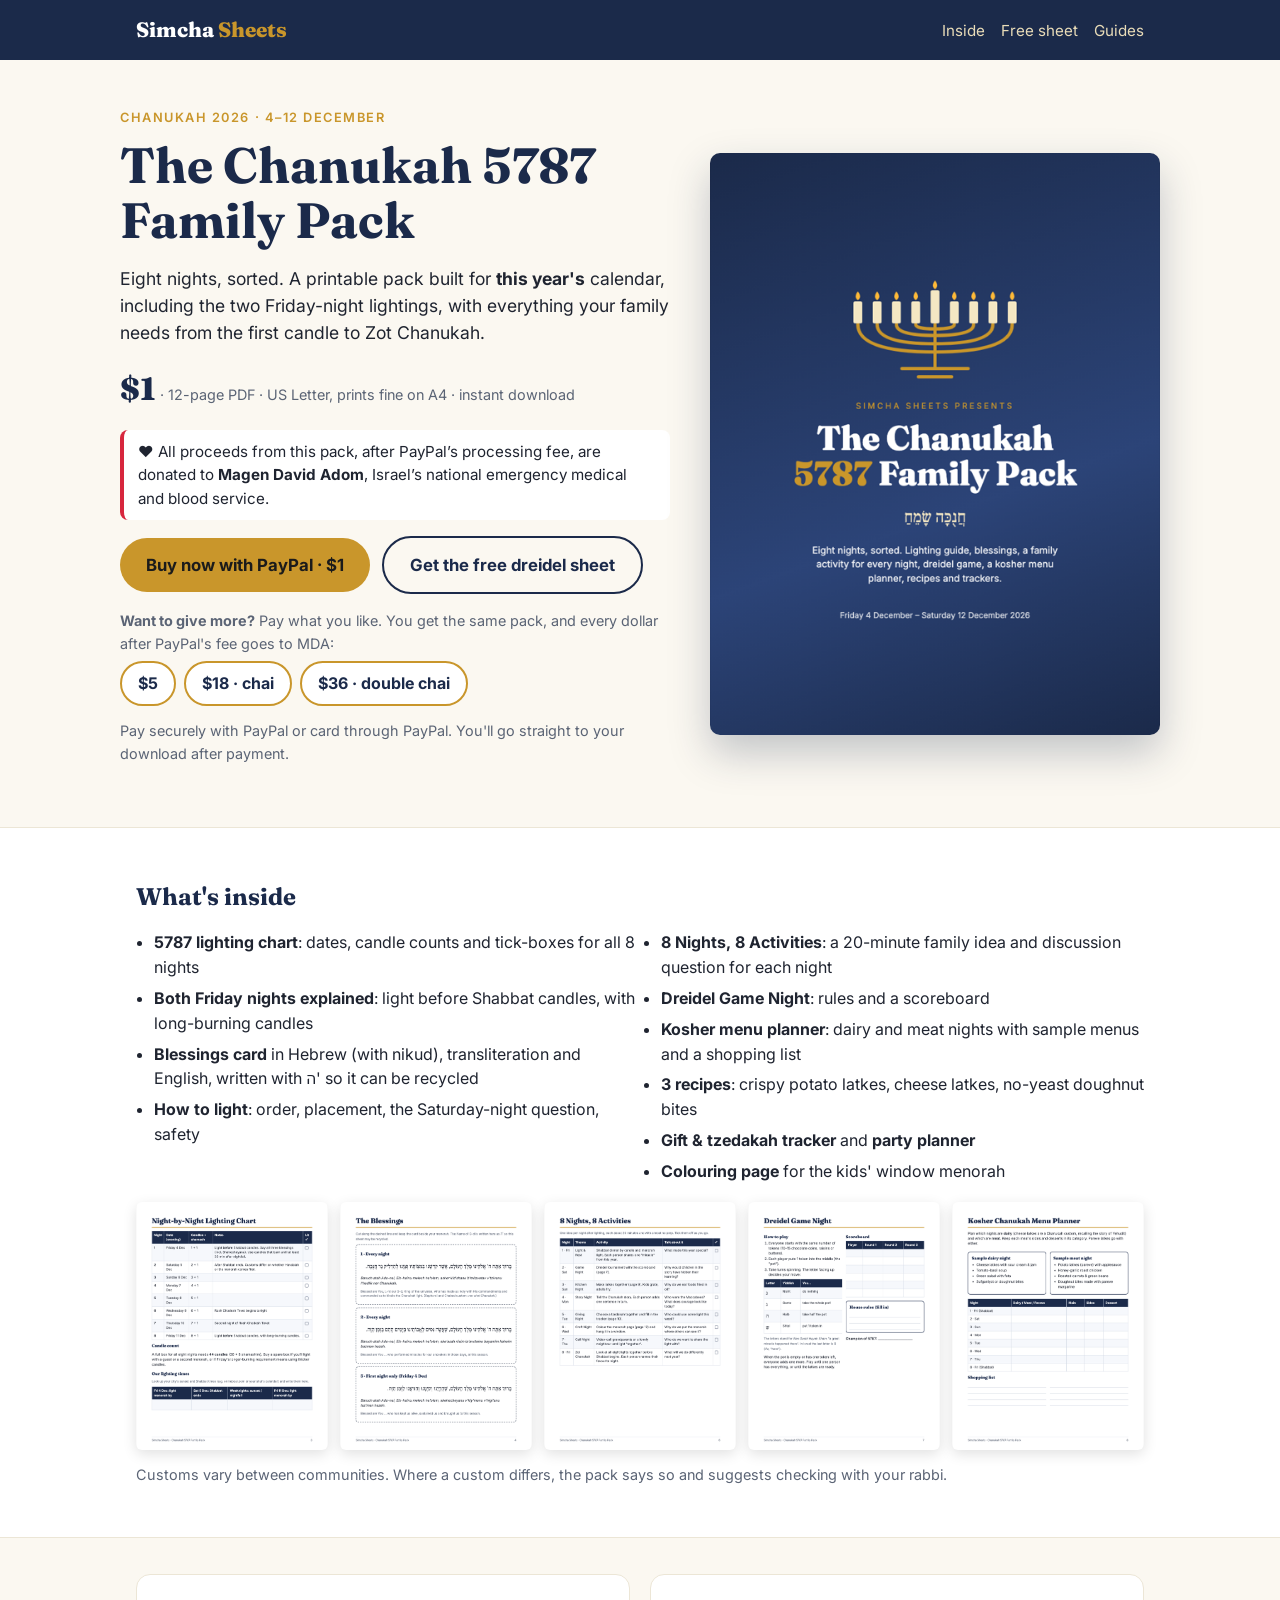
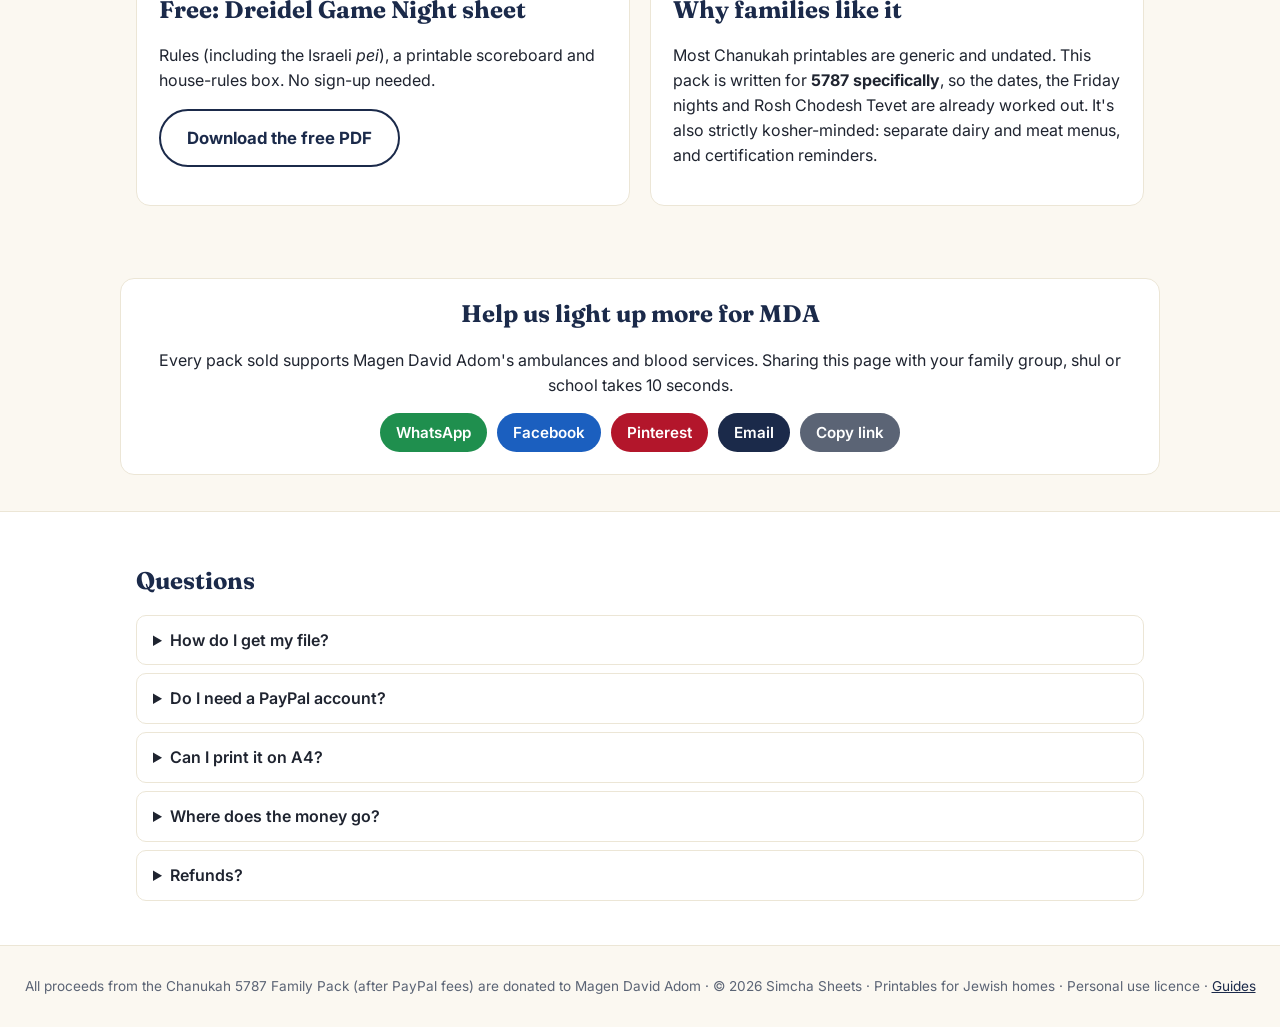
<file: index.html>
<!doctype html>
<html lang="en"><head>
<meta charset="utf-8"><meta name="viewport" content="width=device-width,initial-scale=1">
<title>Chanukah 2026 Printable Family Pack (5787) | Simcha Sheets</title>
<meta name="description" content="Printable Chanukah 2026 family pack: 5787 lighting chart for both Friday nights, blessings card in Hebrew and English, 8 nights of activities, dreidel game, kosher menu planner and recipes. Instant PDF download.">
<meta property="og:title" content="Chanukah 5787 Family Pack: printable PDF">
<meta property="og:description" content="Eight nights, sorted, for $1, with all proceeds donated to Magen David Adom. Lighting chart, blessings, activities, dreidel game, kosher menu planner.">
<link rel="canonical" href="https://simcha-sheets.netlify.app/">
<meta property="og:type" content="product">
<meta property="og:url" content="https://simcha-sheets.netlify.app/">
<meta property="og:image" content="https://simcha-sheets.netlify.app/img/share-og.png">
<meta property="og:image:width" content="1200"><meta property="og:image:height" content="630">
<meta name="twitter:card" content="summary_large_image">
<meta name="twitter:image" content="https://simcha-sheets.netlify.app/img/share-og.png">
<script type="application/ld+json">{"@context":"https://schema.org","@type":"Product","name":"Chanukah 5787 Family Pack (printable PDF)","image":"https://simcha-sheets.netlify.app/img/page-1.png","description":"12-page printable Chanukah 2026 family pack: lighting chart for both Friday nights, blessings card, 8 nights of activities, dreidel game, kosher menu planner and recipes. All proceeds after PayPal fees are donated to Magen David Adom.","brand":{"@type":"Brand","name":"Simcha Sheets"},"offers":{"@type":"Offer","price":"1.00","priceCurrency":"USD","availability":"https://schema.org/InStock","url":"https://simcha-sheets.netlify.app/"}}</script>
<link rel="preconnect" href="https://fonts.googleapis.com">
<link href="https://fonts.googleapis.com/css2?family=Fraunces:opsz,wght@9..144,600;9..144,800&family=Inter:wght@400;600&display=swap" rel="stylesheet">
<style>
:root{--navy:#1b2a4a;--gold:#c9962b;--cream:#fbf8f1;--ink:#1f2430;--muted:#5b6475}
*{box-sizing:border-box}body{margin:0;font-family:Inter,system-ui,sans-serif;color:var(--ink);background:var(--cream);line-height:1.55}
a{color:var(--navy)}
header{background:var(--navy);color:#fff;padding:14px 16px}header .w{display:flex;justify-content:space-between;align-items:center}
.brand{font-family:Fraunces,serif;font-weight:800;font-size:1.3rem;color:#fff;text-decoration:none}.brand span{color:var(--gold)}
nav a{color:#e9dcb8;text-decoration:none;margin-left:16px;font-size:.95rem}
.w{max-width:1040px;margin:0 auto;padding:0 16px}
.hero{display:grid;grid-template-columns:1.1fr .9fr;gap:40px;align-items:center;padding:48px 0}
h1,h2{font-family:Fraunces,serif;color:var(--navy);line-height:1.1}h1{font-size:clamp(2rem,4.5vw,3.1rem);margin:.2em 0}
.kicker{color:var(--gold);font-weight:600;letter-spacing:.12em;font-size:.8rem;text-transform:uppercase}
.price{font-family:Fraunces,serif;font-size:2rem;color:var(--navy);font-weight:800}
.btn{display:inline-block;background:var(--gold);color:#1b1b1b;font-weight:700;padding:14px 26px;border-radius:999px;text-decoration:none;border:0;font-size:1.05rem;cursor:pointer}
.btn:hover{filter:brightness(1.05)}.btn.ghost{background:transparent;border:2px solid var(--navy);color:var(--navy)}
.btn[aria-disabled=true]{opacity:.55;pointer-events:none}
.cover{width:100%;border-radius:10px;box-shadow:0 18px 40px rgba(27,42,74,.25)}
.small{color:var(--muted);font-size:.9rem}
.tiers{margin:4px 0 12px}#tierbtns{display:flex;flex-wrap:wrap;gap:8px}.tier{display:inline-block;border:2px solid var(--gold);color:var(--navy);font-weight:700;padding:8px 16px;border-radius:999px;text-decoration:none;background:#fff}.tier:hover{background:#fff5df}
.share{display:flex;flex-wrap:wrap;gap:10px;margin-top:10px}.share a,.share button{font:600 .95rem Inter,sans-serif;padding:10px 16px;border-radius:999px;border:0;cursor:pointer;text-decoration:none;color:#fff}
.mda{background:#fff;border-left:4px solid #d7263d;border-radius:8px;padding:10px 14px;font-size:.95rem}
.list{columns:2;gap:24px;padding-left:18px}.list li{margin-bottom:6px;break-inside:avoid}
.gallery{display:grid;grid-template-columns:repeat(5,1fr);gap:12px;margin:18px 0 8px}.gallery img{width:100%;border-radius:6px;box-shadow:0 4px 14px rgba(0,0,0,.12);background:#fff}
section{padding:36px 0}.band{background:#fff;border-top:1px solid #ece6d6;border-bottom:1px solid #ece6d6}
.card{background:#fff;border:1px solid #ece6d6;border-radius:14px;padding:22px}
.two{display:grid;grid-template-columns:1fr 1fr;gap:20px}
details{background:#fff;border:1px solid #ece6d6;border-radius:10px;padding:12px 16px;margin:8px 0}summary{font-weight:600;cursor:pointer}
footer{padding:30px 0;color:var(--muted);font-size:.85rem;text-align:center}
@media (max-width:760px){.hero,.two{grid-template-columns:1fr}.list{columns:1}.gallery{grid-template-columns:repeat(3,1fr)}nav a{margin-left:10px}}
</style></head><body>
<header><div class="w"><a class="brand" href="./">Simcha <span>Sheets</span></a><nav><a href="#inside">Inside</a><a href="#free">Free sheet</a><a href="blog/">Guides</a></nav></div></header>

<div class="w hero">
  <div>
    <div class="kicker">Chanukah 2026 · 4–12 December</div>
    <h1>The Chanukah 5787 Family Pack</h1>
    <p style="font-size:1.1rem">Eight nights, sorted. A printable pack built for <b>this year's</b> calendar, including the two Friday-night lightings, with everything your family needs from the first candle to Zot Chanukah.</p>
    <p><span class="price">$1</span> <span class="small">· 12-page PDF · US Letter, prints fine on A4 · instant download</span></p>
    <p class="mda">❤️ All proceeds from this pack, after PayPal’s processing fee, are donated to <b>Magen David Adom</b>, Israel’s national emergency medical and blood service.</p>
    <p><a id="buy" class="btn" href="https://www.paypal.com/cgi-bin/webscr?cmd=_xclick&amp;business=jacobrlevy%40gmail.com&amp;item_name=Chanukah+5787+Family+Pack+%28PDF%29&amp;item_number=CH-5787&amp;amount=1.00&amp;currency_code=USD&amp;no_shipping=1&amp;return=https%3A%2F%2Fsimcha-sheets.netlify.app%2Fd%2FyiPtuR87-Gl880IJ%2F&amp;cancel_return=https%3A%2F%2Fsimcha-sheets.netlify.app%2F&amp;rm=1">Buy now with PayPal · $1</a> &nbsp; <a class="btn ghost" href="#free">Get the free dreidel sheet</a></p>
    <div class="tiers"><p class="small" style="margin:0 0 6px"><b>Want to give more?</b> Pay what you like. You get the same pack, and every dollar after PayPal's fee goes to MDA:</p>
      <div id="tierbtns"></div></div>
    <p class="small">Pay securely with PayPal or card through PayPal. You'll go straight to your download after payment.</p>
  </div>
  <img class="cover" src="img/page-1.png" alt="Cover of the Chanukah 5787 Family Pack printable">
</div>

<section class="band" id="inside"><div class="w">
  <h2>What's inside</h2>
  <ul class="list">
    <li><b>5787 lighting chart</b>: dates, candle counts and tick-boxes for all 8 nights</li>
    <li><b>Both Friday nights explained</b>: light before Shabbat candles, with long-burning candles</li>
    <li><b>Blessings card</b> in Hebrew (with nikud), transliteration and English, written with ה' so it can be recycled</li>
    <li><b>How to light</b>: order, placement, the Saturday-night question, safety</li>
    <li><b>8 Nights, 8 Activities</b>: a 20-minute family idea and discussion question for each night</li>
    <li><b>Dreidel Game Night</b>: rules and a scoreboard</li>
    <li><b>Kosher menu planner</b>: dairy and meat nights with sample menus and a shopping list</li>
    <li><b>3 recipes</b>: crispy potato latkes, cheese latkes, no-yeast doughnut bites</li>
    <li><b>Gift &amp; tzedakah tracker</b> and <b>party planner</b></li>
    <li><b>Colouring page</b> for the kids' window menorah</li>
  </ul>
  <div class="gallery">
    <img src="img/page-3.png" alt="Lighting chart page" loading="lazy"><img src="img/page-4.png" alt="Blessings page" loading="lazy">
    <img src="img/page-6.png" alt="Eight nights activities page" loading="lazy"><img src="img/page-7.png" alt="Dreidel game page" loading="lazy">
    <img src="img/page-8.png" alt="Kosher menu planner page" loading="lazy">
  </div>
  <p class="small">Customs vary between communities. Where a custom differs, the pack says so and suggests checking with your rabbi.</p>
</div></section>

<section id="free"><div class="w two">
  <div class="card">
    <h2 style="margin-top:0">Free: Dreidel Game Night sheet</h2>
    <p>Rules (including the Israeli <i>pei</i>), a printable scoreboard and house-rules box. No sign-up needed.</p>
    <a class="btn ghost" href="free/Dreidel-Game-Night-Free.pdf" download>Download the free PDF</a>
  </div>
  <div class="card">
    <h2 style="margin-top:0">Why families like it</h2>
    <p>Most Chanukah printables are generic and undated. This pack is written for <b>5787 specifically</b>, so the dates, the Friday nights and Rosh Chodesh Tevet are already worked out. It's also strictly kosher-minded: separate dairy and meat menus, and certification reminders.</p>
  </div>
</div></section>

<section id="share"><div class="w card" style="text-align:center">
  <h2 style="margin-top:0">Help us light up more for MDA</h2>
  <p>Every pack sold supports Magen David Adom's ambulances and blood services. Sharing this page with your family group, shul or school takes 10 seconds.</p>
  <div class="share" style="justify-content:center">
    <a id="sh-wa" style="background:#1f8f4e" target="_blank" rel="noopener">WhatsApp</a>
    <a id="sh-fb" style="background:#1b5fbf" target="_blank" rel="noopener">Facebook</a>
    <a id="sh-pin" style="background:#b3162b" target="_blank" rel="noopener">Pinterest</a>
    <a id="sh-mail" style="background:#1b2a4a">Email</a>
    <button id="sh-copy" style="background:#5b6475">Copy link</button>
  </div>
</div></section>

<section class="band"><div class="w">
  <h2>Questions</h2>
  <details><summary>How do I get my file?</summary><p>After you pay, PayPal sends you straight to your download page. Save the PDF and print as many copies as your family needs. If anything goes wrong, reply to your PayPal receipt and we'll help.</p></details>
  <details><summary>Do I need a PayPal account?</summary><p>No. PayPal checkout lets you pay with a debit or credit card as a guest in most countries.</p></details>
  <details><summary>Can I print it on A4?</summary><p>Yes. It's designed on US Letter. Choose "Fit to page" when printing on A4.</p></details>
  <details><summary>Where does the money go?</summary><p>All proceeds from this pack, after PayPal’s processing fee, are donated to <b>Magen David Adom</b>, Israel’s national emergency medical and blood service. Simcha Sheets keeps nothing from sales of the Chanukah 5787 Family Pack. Your purchase is a payment for a product, not a tax-deductible donation, and Simcha Sheets is not affiliated with or endorsed by Magen David Adom.</p></details>
  <details><summary>Refunds?</summary><p>If the pack isn't right for you, reply to your PayPal receipt within 14 days for a full refund.</p></details>
</div></section>

<footer>All proceeds from the Chanukah 5787 Family Pack (after PayPal fees) are donated to Magen David Adom · © 2026 Simcha Sheets · Printables for Jewish homes · Personal use licence · <a href="blog/">Guides</a></footer>
<script src="config.js"></script>
<script>
(function(){const c=window.SS_CONFIG,p=c.PRODUCTS["CH-5787"],b=document.getElementById('buy');
 if(!c.PAYPAL_BUSINESS){b.textContent='Coming soon';b.href='#';b.setAttribute('aria-disabled','true');return;}
 const q=new URLSearchParams({cmd:'_xclick',business:c.PAYPAL_BUSINESS,item_name:p.name,item_number:'CH-5787',amount:p.price,currency_code:c.CURRENCY,no_shipping:'1',return:c.SITE_URL+p.returnPath,cancel_return:c.SITE_URL+'/',rm:'1'});
 b.href='https://www.paypal.com/cgi-bin/webscr?'+q.toString();b.removeAttribute('aria-disabled');
 const tb=document.getElementById('tierbtns');
 (c.TIERS||[]).filter(t=>t.amount!==p.price).forEach(t=>{const tq=new URLSearchParams(q);tq.set('amount',t.amount);tq.set('item_name',p.name+' (supporter '+t.label.split(' ')[0]+', proceeds to MDA)');
  const a=document.createElement('a');a.className='tier';a.href='https://www.paypal.com/cgi-bin/webscr?'+tq.toString();a.textContent=t.label;tb.appendChild(a);});
})();
(function(){const u='https://simcha-sheets.netlify.app/',t='Chanukah 2026 printable family pack: lighting chart, blessings, 8 nights of activities, dreidel game and kosher menus. $1, and all proceeds go to Magen David Adom 🕎❤️';
 const e=encodeURIComponent;
 document.getElementById('sh-wa').href='https://wa.me/?text='+e(t+' '+u);
 document.getElementById('sh-fb').href='https://www.facebook.com/sharer/sharer.php?u='+e(u);
 document.getElementById('sh-pin').href='https://pinterest.com/pin/create/button/?url='+e(u)+'&media='+e(u+'img/pin-1.png')+'&description='+e(t);
 document.getElementById('sh-mail').href='mailto:?subject='+e('Chanukah printables that support Magen David Adom')+'&body='+e(t+'\n\n'+u);
 const cb=document.getElementById('sh-copy');cb.onclick=()=>{navigator.clipboard.writeText(u).then(()=>{cb.textContent='Copied!';setTimeout(()=>cb.textContent='Copy link',1600)})};
})();
</script>
</body></html>
</file>
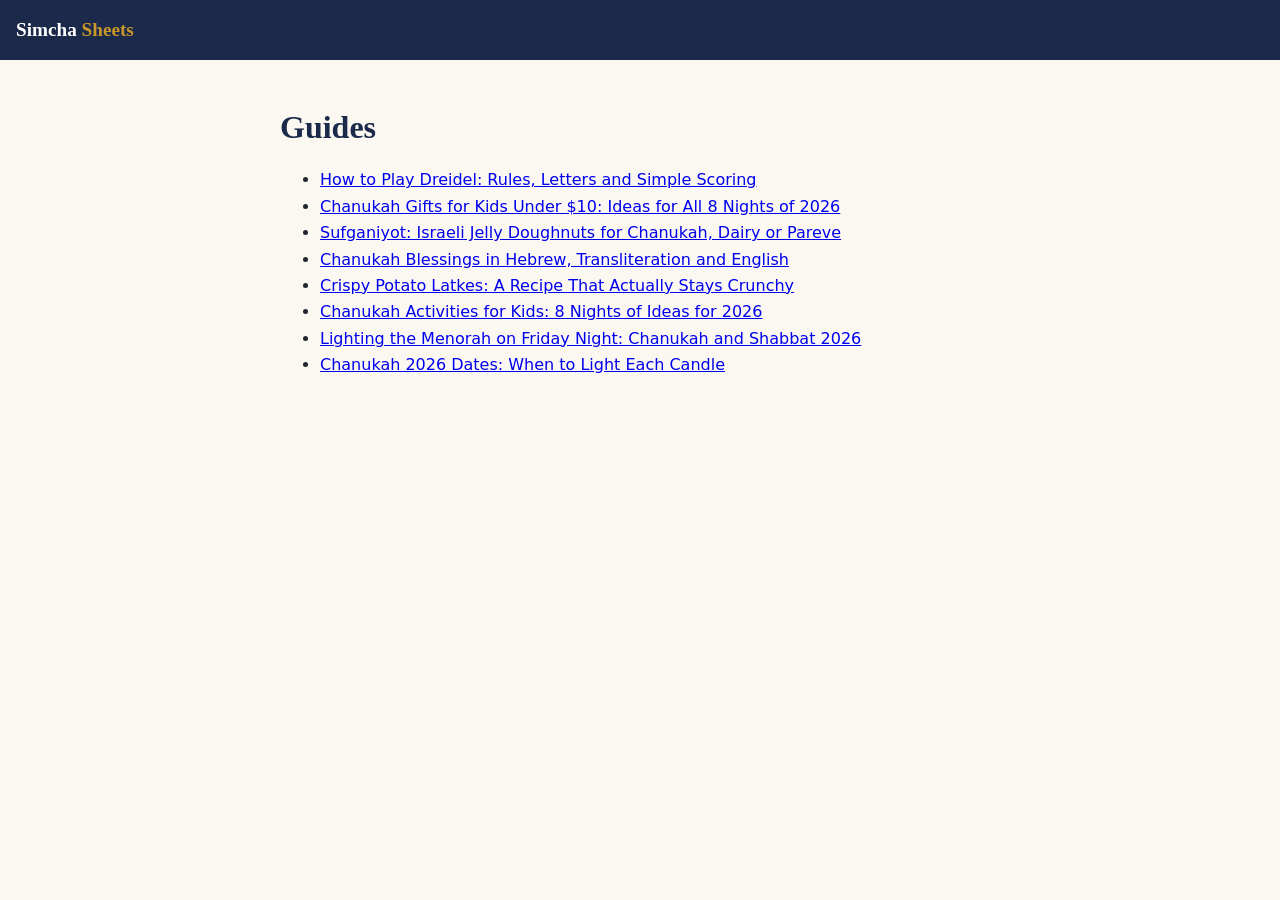
<file: blog/index.html>
<!doctype html><html lang="en"><head><meta charset="utf-8"><meta name="viewport" content="width=device-width,initial-scale=1">
<title>Guides | Simcha Sheets</title><meta name="description" content="Practical guides for Jewish holidays at home."><link rel="stylesheet" href="blog.css"></head><body>
<header><a href="../">Simcha <span>Sheets</span></a></header><main><h1>Guides</h1>
<ul id="posts">
<li><a href="how-to-play-dreidel.html">How to Play Dreidel: Rules, Letters and Simple Scoring</a></li>
<li><a href="chanukah-gifts-for-kids-under-10.html">Chanukah Gifts for Kids Under $10: Ideas for All 8 Nights of 2026</a></li>
<li><a href="sufganiyot-jelly-doughnuts-recipe.html">Sufganiyot: Israeli Jelly Doughnuts for Chanukah, Dairy or Pareve</a></li>
<li><a href="chanukah-blessings-transliteration.html">Chanukah Blessings in Hebrew, Transliteration and English</a></li>
<li><a href="crispy-potato-latkes-recipe.html">Crispy Potato Latkes: A Recipe That Actually Stays Crunchy</a></li>
<li><a href="chanukah-activities-for-kids-2026.html">Chanukah Activities for Kids: 8 Nights of Ideas for 2026</a></li>
<li><a href="lighting-menorah-friday-night-shabbat-chanukah.html">Lighting the Menorah on Friday Night: Chanukah and Shabbat 2026</a></li>
<li><a href="chanukah-2026-dates-candle-lighting.html">Chanukah 2026 Dates: When to Light Each Candle</a></li>
</ul></main></body></html>
</file>
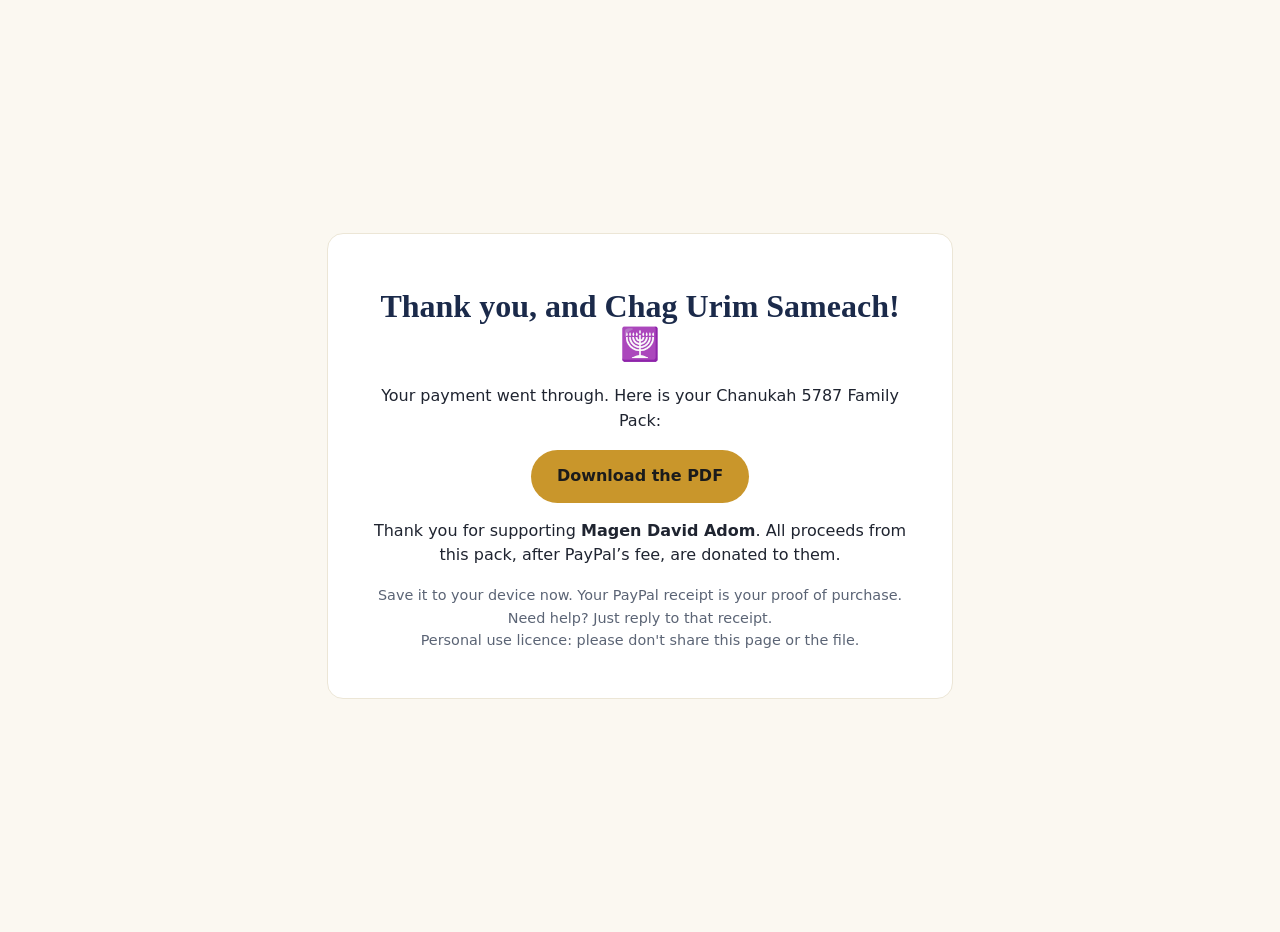
<file: d/yiPtuR87-Gl880IJ/index.html>
<!doctype html>
<html lang="en"><head><meta charset="utf-8"><meta name="viewport" content="width=device-width,initial-scale=1">
<meta name="robots" content="noindex,nofollow"><title>Your download | Simcha Sheets</title>
<style>body{margin:0;font-family:system-ui,sans-serif;background:#fbf8f1;color:#1f2430;display:grid;place-items:center;min-height:100vh;padding:16px}
.c{max-width:560px;background:#fff;border:1px solid #ece6d6;border-radius:16px;padding:32px;text-align:center}
h1{font-family:Georgia,serif;color:#1b2a4a}.btn{display:inline-block;background:#c9962b;color:#1b1b1b;font-weight:700;padding:14px 26px;border-radius:999px;text-decoration:none}
p{line-height:1.55}.s{color:#5b6475;font-size:.9rem}</style></head><body>
<div class="c"><h1>Thank you, and Chag Urim Sameach! 🕎</h1>
<p>Your payment went through. Here is your Chanukah 5787 Family Pack:</p>
<p><a class="btn" href="Chanukah-5787-Family-Pack.pdf" download>Download the PDF</a></p>
<p>Thank you for supporting <b>Magen David Adom</b>. All proceeds from this pack, after PayPal’s fee, are donated to them.</p>
<p class="s">Save it to your device now. Your PayPal receipt is your proof of purchase. Need help? Just reply to that receipt.<br>Personal use licence: please don't share this page or the file.</p></div>
</body></html>
</file>
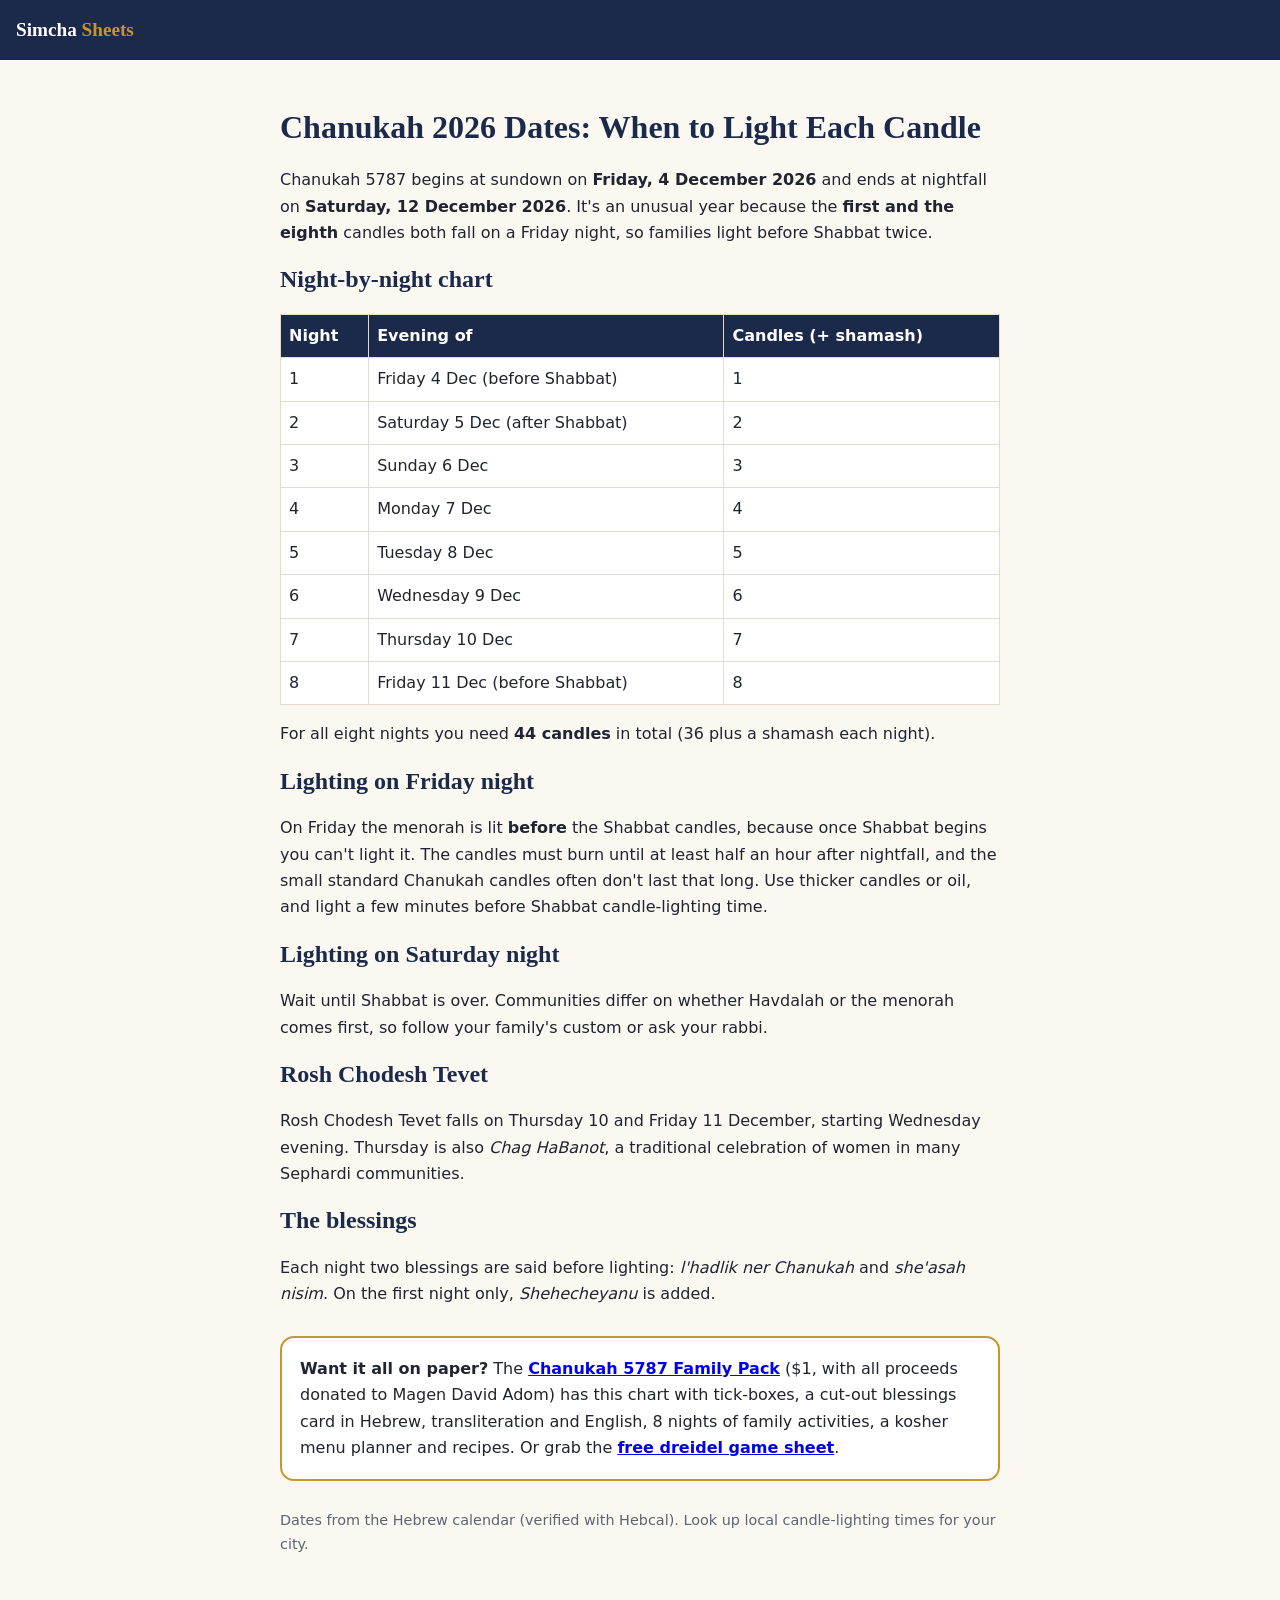
<file: blog/chanukah-2026-dates-candle-lighting.html>
<!doctype html><html lang="en"><head><meta charset="utf-8"><meta name="viewport" content="width=device-width,initial-scale=1">
<title>Chanukah 2026 Dates: When to Light Each Candle (Both Friday Nights Explained) | Simcha Sheets</title>
<meta name="description" content="Chanukah 2026 starts the evening of Friday 4 December and ends Saturday 12 December. Night-by-night candle chart, Friday and Saturday night rules, and Rosh Chodesh Tevet.">
<link rel="stylesheet" href="blog.css"></head><body>
<header><a href="../">Simcha <span>Sheets</span></a></header><main>
<h1>Chanukah 2026 Dates: When to Light Each Candle</h1>
<p>Chanukah 5787 begins at sundown on <b>Friday, 4 December 2026</b> and ends at nightfall on <b>Saturday, 12 December 2026</b>. It's an unusual year because the <b>first and the eighth</b> candles both fall on a Friday night, so families light before Shabbat twice.</p>
<h2>Night-by-night chart</h2>
<table><tr><th>Night</th><th>Evening of</th><th>Candles (+ shamash)</th></tr>
<tr><td>1</td><td>Friday 4 Dec (before Shabbat)</td><td>1</td></tr><tr><td>2</td><td>Saturday 5 Dec (after Shabbat)</td><td>2</td></tr>
<tr><td>3</td><td>Sunday 6 Dec</td><td>3</td></tr><tr><td>4</td><td>Monday 7 Dec</td><td>4</td></tr><tr><td>5</td><td>Tuesday 8 Dec</td><td>5</td></tr>
<tr><td>6</td><td>Wednesday 9 Dec</td><td>6</td></tr><tr><td>7</td><td>Thursday 10 Dec</td><td>7</td></tr><tr><td>8</td><td>Friday 11 Dec (before Shabbat)</td><td>8</td></tr></table>
<p>For all eight nights you need <b>44 candles</b> in total (36 plus a shamash each night).</p>
<h2>Lighting on Friday night</h2>
<p>On Friday the menorah is lit <b>before</b> the Shabbat candles, because once Shabbat begins you can't light it. The candles must burn until at least half an hour after nightfall, and the small standard Chanukah candles often don't last that long. Use thicker candles or oil, and light a few minutes before Shabbat candle-lighting time.</p>
<h2>Lighting on Saturday night</h2>
<p>Wait until Shabbat is over. Communities differ on whether Havdalah or the menorah comes first, so follow your family's custom or ask your rabbi.</p>
<h2>Rosh Chodesh Tevet</h2>
<p>Rosh Chodesh Tevet falls on Thursday 10 and Friday 11 December, starting Wednesday evening. Thursday is also <i>Chag HaBanot</i>, a traditional celebration of women in many Sephardi communities.</p>
<h2>The blessings</h2>
<p>Each night two blessings are said before lighting: <i>l'hadlik ner Chanukah</i> and <i>she'asah nisim</i>. On the first night only, <i>Shehecheyanu</i> is added.</p>
<div class="cta"><b>Want it all on paper?</b> The <a href="../">Chanukah 5787 Family Pack</a> ($1, with all proceeds donated to Magen David Adom) has this chart with tick-boxes, a cut-out blessings card in Hebrew, transliteration and English, 8 nights of family activities, a kosher menu planner and recipes. Or grab the <a href="../free/Dreidel-Game-Night-Free.pdf">free dreidel game sheet</a>.</div>
<p style="color:#5b6475;font-size:.9rem">Dates from the Hebrew calendar (verified with Hebcal). Look up local candle-lighting times for your city.</p>
</main></body></html>
</file>
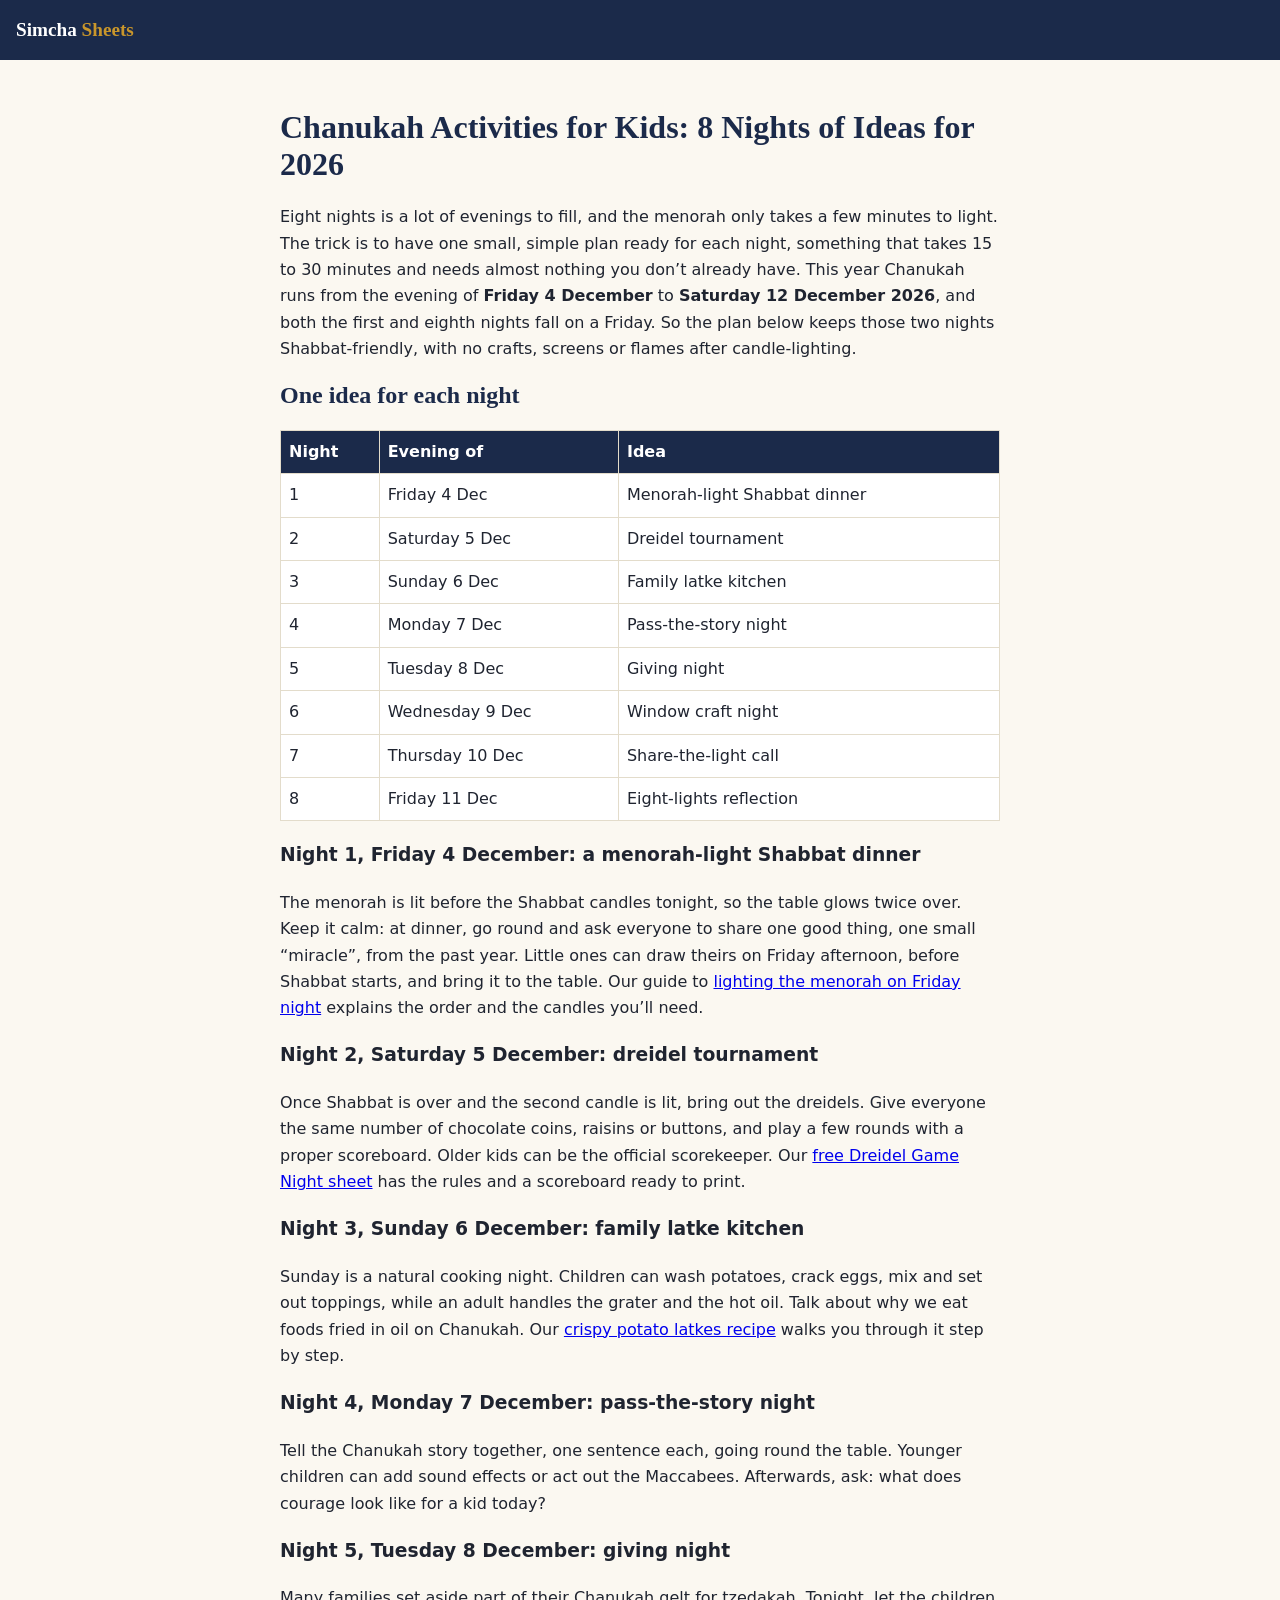
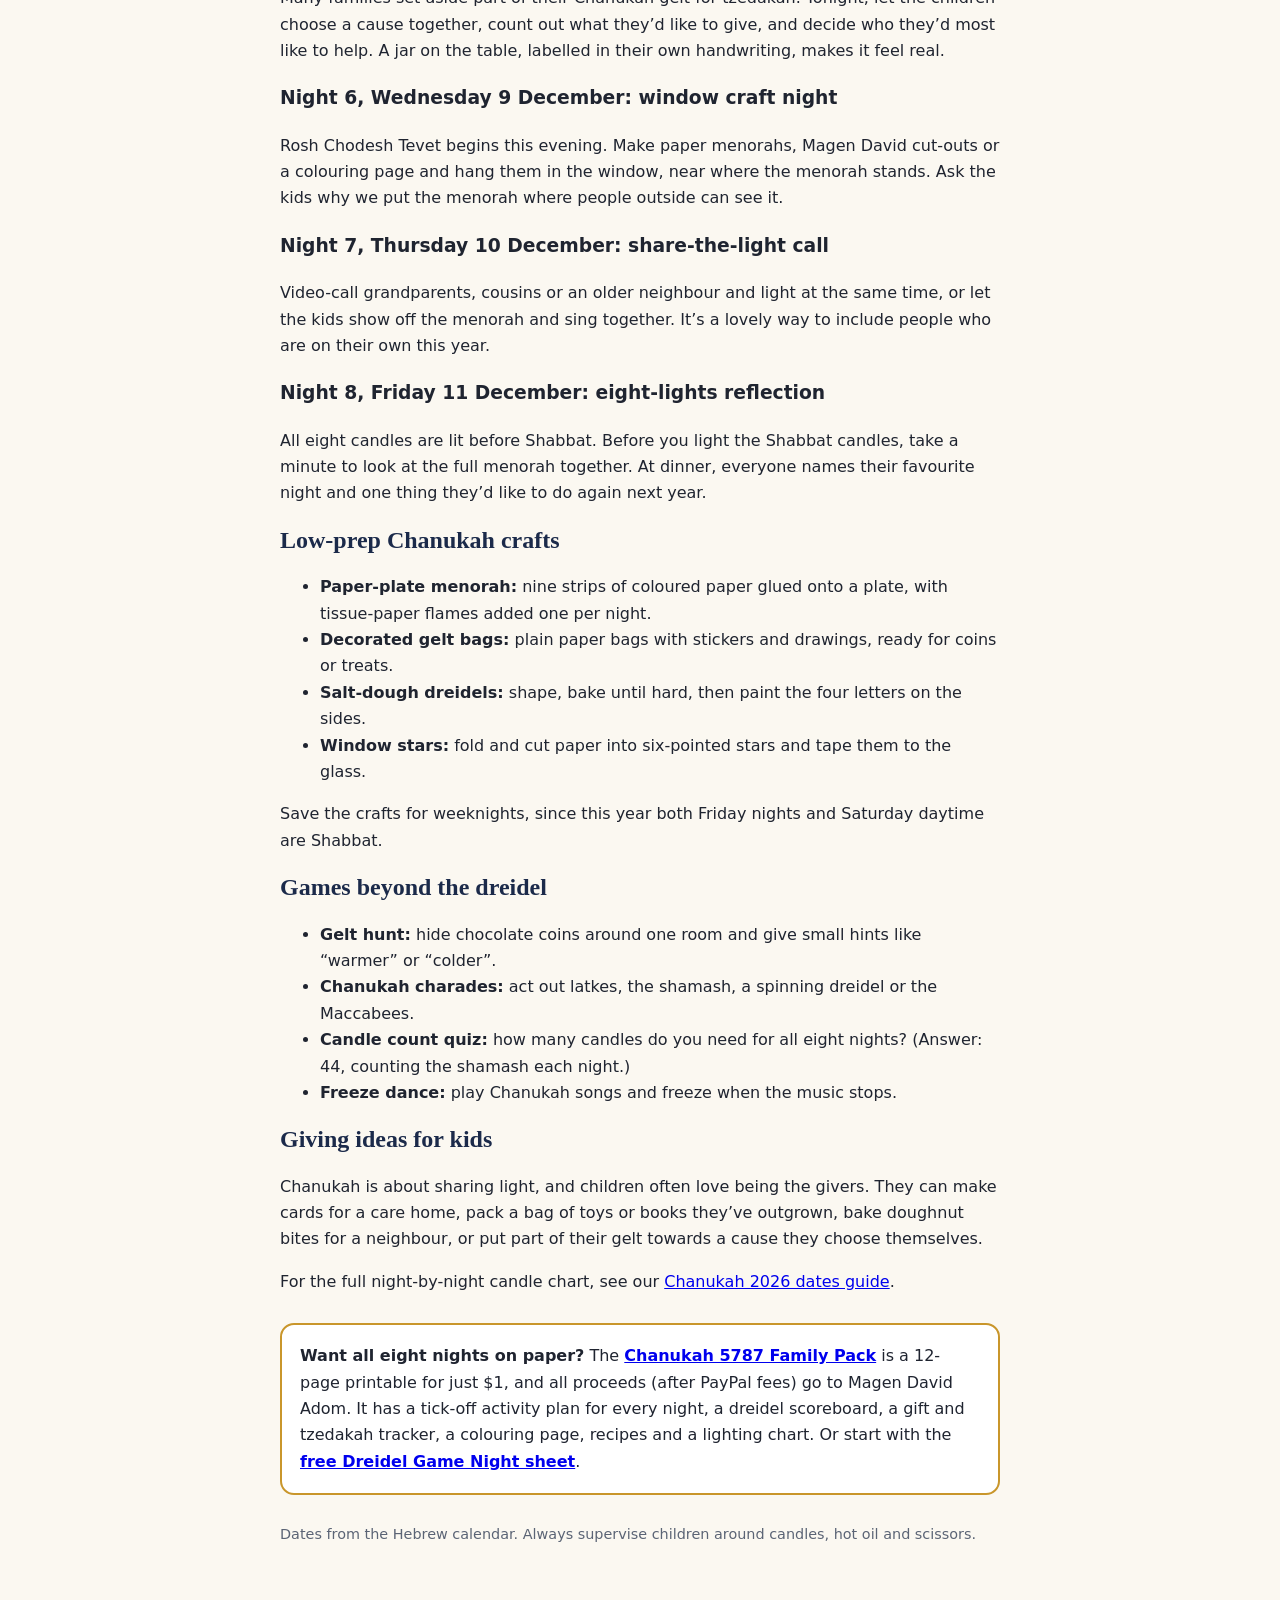
<file: blog/chanukah-activities-for-kids-2026.html>
<!doctype html><html lang="en"><head><meta charset="utf-8"><meta name="viewport" content="width=device-width,initial-scale=1">
<title>Chanukah Activities for Kids 2026: 8 Nights of Ideas</title>
<meta name="description" content="One easy Chanukah activity for kids for each night of 2026, with dates, plus low-prep crafts, games and giving ideas that fit around both Friday nights.">
<link rel="stylesheet" href="blog.css">
<script type="application/ld+json">
{"@context":"https://schema.org","@type":"Article","headline":"Chanukah Activities for Kids 2026: One Idea for Each of the 8 Nights","description":"One easy Chanukah activity for kids for each night of 2026, with dates, plus low-prep crafts, games and giving ideas that fit around both Friday nights.","datePublished":"2026-11-16","dateModified":"2026-11-16","author":{"@type":"Organization","name":"Simcha Sheets","url":"https://simcha-sheets.netlify.app/"},"publisher":{"@type":"Organization","name":"Simcha Sheets","url":"https://simcha-sheets.netlify.app/"},"mainEntityOfPage":"https://simcha-sheets.netlify.app/blog/chanukah-activities-for-kids-2026.html","inLanguage":"en"}
</script></head><body>
<header><a href="../">Simcha <span>Sheets</span></a></header><main>
<h1>Chanukah Activities for Kids: 8 Nights of Ideas for 2026</h1>
<p>Eight nights is a lot of evenings to fill, and the menorah only takes a few minutes to light. The trick is to have one small, simple plan ready for each night, something that takes 15 to 30 minutes and needs almost nothing you don’t already have. This year Chanukah runs from the evening of <b>Friday 4 December</b> to <b>Saturday 12 December 2026</b>, and both the first and eighth nights fall on a Friday. So the plan below keeps those two nights Shabbat-friendly, with no crafts, screens or flames after candle-lighting.</p>

<h2>One idea for each night</h2>
<table><tr><th>Night</th><th>Evening of</th><th>Idea</th></tr>
<tr><td>1</td><td>Friday 4 Dec</td><td>Menorah-light Shabbat dinner</td></tr>
<tr><td>2</td><td>Saturday 5 Dec</td><td>Dreidel tournament</td></tr>
<tr><td>3</td><td>Sunday 6 Dec</td><td>Family latke kitchen</td></tr>
<tr><td>4</td><td>Monday 7 Dec</td><td>Pass-the-story night</td></tr>
<tr><td>5</td><td>Tuesday 8 Dec</td><td>Giving night</td></tr>
<tr><td>6</td><td>Wednesday 9 Dec</td><td>Window craft night</td></tr>
<tr><td>7</td><td>Thursday 10 Dec</td><td>Share-the-light call</td></tr>
<tr><td>8</td><td>Friday 11 Dec</td><td>Eight-lights reflection</td></tr></table>

<h3>Night 1, Friday 4 December: a menorah-light Shabbat dinner</h3>
<p>The menorah is lit before the Shabbat candles tonight, so the table glows twice over. Keep it calm: at dinner, go round and ask everyone to share one good thing, one small “miracle”, from the past year. Little ones can draw theirs on Friday afternoon, before Shabbat starts, and bring it to the table. Our guide to <a href="lighting-menorah-friday-night-shabbat-chanukah.html">lighting the menorah on Friday night</a> explains the order and the candles you’ll need.</p>

<h3>Night 2, Saturday 5 December: dreidel tournament</h3>
<p>Once Shabbat is over and the second candle is lit, bring out the dreidels. Give everyone the same number of chocolate coins, raisins or buttons, and play a few rounds with a proper scoreboard. Older kids can be the official scorekeeper. Our <a href="../free/Dreidel-Game-Night-Free.pdf">free Dreidel Game Night sheet</a> has the rules and a scoreboard ready to print.</p>

<h3>Night 3, Sunday 6 December: family latke kitchen</h3>
<p>Sunday is a natural cooking night. Children can wash potatoes, crack eggs, mix and set out toppings, while an adult handles the grater and the hot oil. Talk about why we eat foods fried in oil on Chanukah. Our <a href="crispy-potato-latkes-recipe.html">crispy potato latkes recipe</a> walks you through it step by step.</p>

<h3>Night 4, Monday 7 December: pass-the-story night</h3>
<p>Tell the Chanukah story together, one sentence each, going round the table. Younger children can add sound effects or act out the Maccabees. Afterwards, ask: what does courage look like for a kid today?</p>

<h3>Night 5, Tuesday 8 December: giving night</h3>
<p>Many families set aside part of their Chanukah gelt for tzedakah. Tonight, let the children choose a cause together, count out what they’d like to give, and decide who they’d most like to help. A jar on the table, labelled in their own handwriting, makes it feel real.</p>

<h3>Night 6, Wednesday 9 December: window craft night</h3>
<p>Rosh Chodesh Tevet begins this evening. Make paper menorahs, Magen David cut-outs or a colouring page and hang them in the window, near where the menorah stands. Ask the kids why we put the menorah where people outside can see it.</p>

<h3>Night 7, Thursday 10 December: share-the-light call</h3>
<p>Video-call grandparents, cousins or an older neighbour and light at the same time, or let the kids show off the menorah and sing together. It’s a lovely way to include people who are on their own this year.</p>

<h3>Night 8, Friday 11 December: eight-lights reflection</h3>
<p>All eight candles are lit before Shabbat. Before you light the Shabbat candles, take a minute to look at the full menorah together. At dinner, everyone names their favourite night and one thing they’d like to do again next year.</p>

<h2>Low-prep Chanukah crafts</h2>
<ul>
<li><b>Paper-plate menorah:</b> nine strips of coloured paper glued onto a plate, with tissue-paper flames added one per night.</li>
<li><b>Decorated gelt bags:</b> plain paper bags with stickers and drawings, ready for coins or treats.</li>
<li><b>Salt-dough dreidels:</b> shape, bake until hard, then paint the four letters on the sides.</li>
<li><b>Window stars:</b> fold and cut paper into six-pointed stars and tape them to the glass.</li>
</ul>
<p>Save the crafts for weeknights, since this year both Friday nights and Saturday daytime are Shabbat.</p>

<h2>Games beyond the dreidel</h2>
<ul>
<li><b>Gelt hunt:</b> hide chocolate coins around one room and give small hints like “warmer” or “colder”.</li>
<li><b>Chanukah charades:</b> act out latkes, the shamash, a spinning dreidel or the Maccabees.</li>
<li><b>Candle count quiz:</b> how many candles do you need for all eight nights? (Answer: 44, counting the shamash each night.)</li>
<li><b>Freeze dance:</b> play Chanukah songs and freeze when the music stops.</li>
</ul>

<h2>Giving ideas for kids</h2>
<p>Chanukah is about sharing light, and children often love being the givers. They can make cards for a care home, pack a bag of toys or books they’ve outgrown, bake doughnut bites for a neighbour, or put part of their gelt towards a cause they choose themselves.</p>

<p>For the full night-by-night candle chart, see our <a href="chanukah-2026-dates-candle-lighting.html">Chanukah 2026 dates guide</a>.</p>

<div class="cta"><b>Want all eight nights on paper?</b> The <a href="../">Chanukah 5787 Family Pack</a> is a 12-page printable for just $1, and all proceeds (after PayPal fees) go to Magen David Adom. It has a tick-off activity plan for every night, a dreidel scoreboard, a gift and tzedakah tracker, a colouring page, recipes and a lighting chart. Or start with the <a href="../free/Dreidel-Game-Night-Free.pdf">free Dreidel Game Night sheet</a>.</div>
<p style="color:#5b6475;font-size:.9rem">Dates from the Hebrew calendar. Always supervise children around candles, hot oil and scissors.</p>
</main></body></html>
</file>
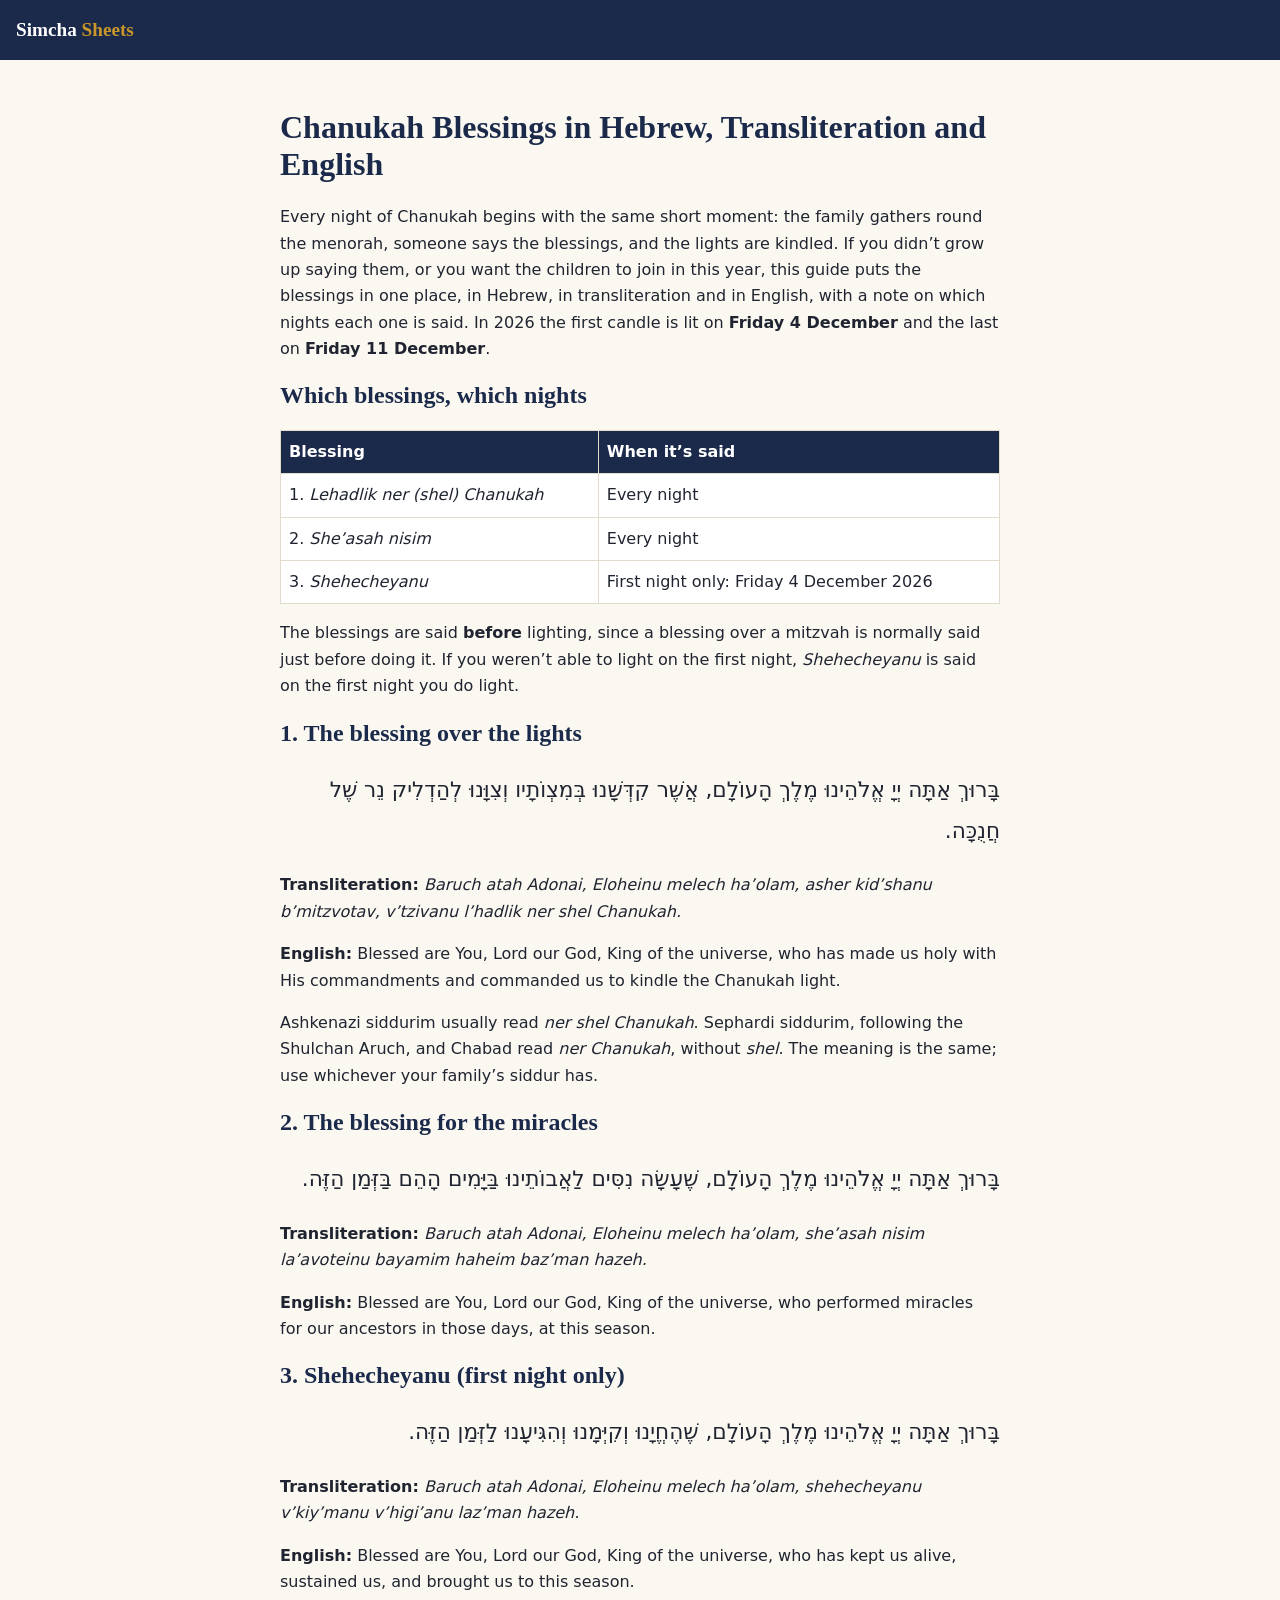
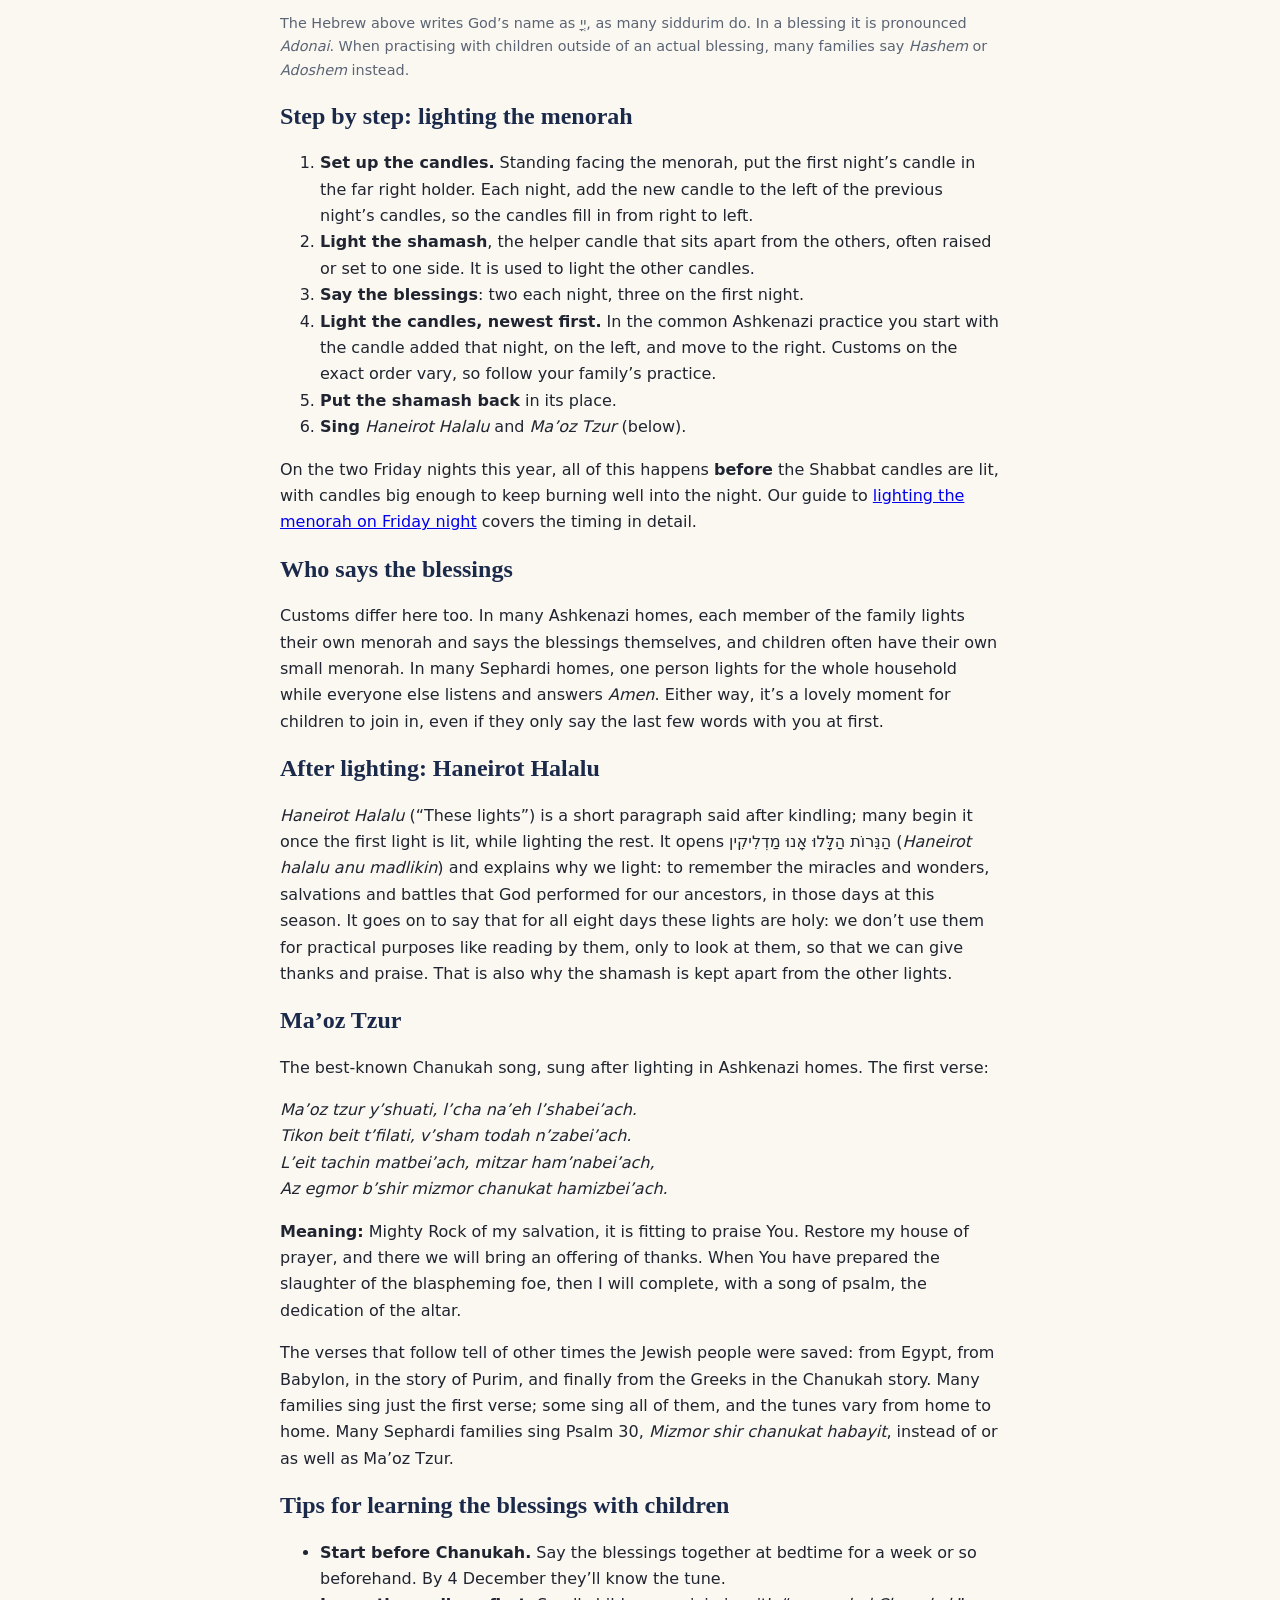
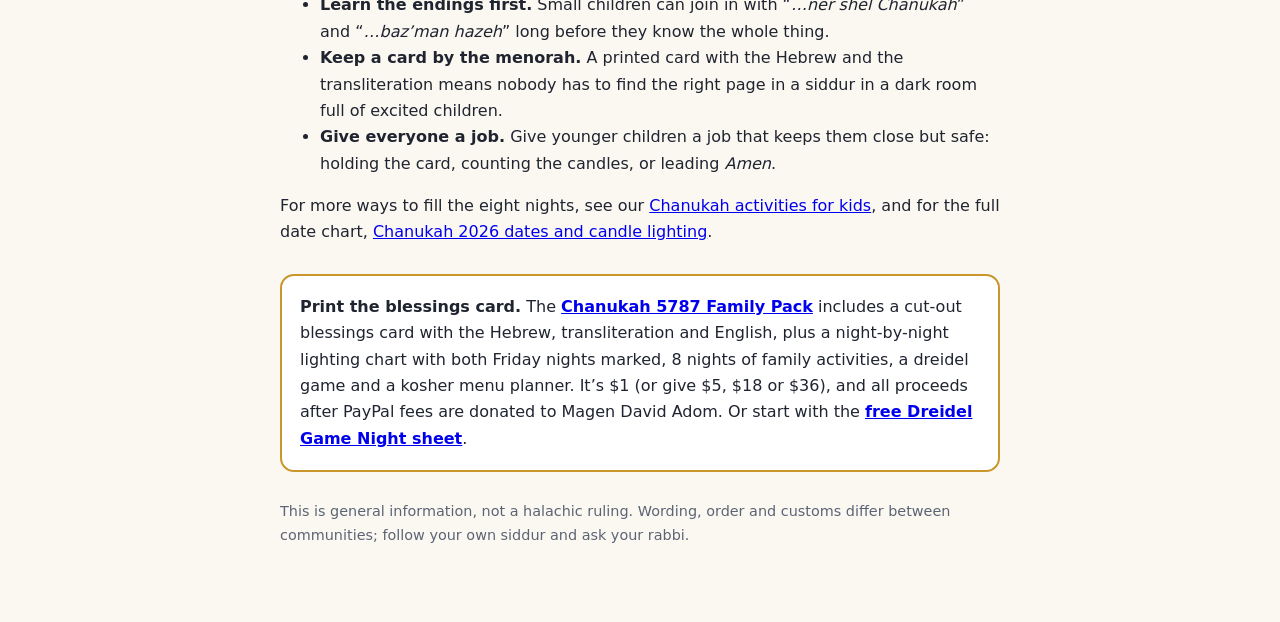
<file: blog/chanukah-blessings-transliteration.html>
<!doctype html><html lang="en"><head><meta charset="utf-8"><meta name="viewport" content="width=device-width,initial-scale=1">
<title>Chanukah Blessings: Hebrew, Transliteration and English (2026)</title>
<meta name="description" content="The Chanukah candle blessings in Hebrew, transliteration and English, which nights to say each one, how to light the menorah step by step, and what to sing afterwards.">
<link rel="stylesheet" href="blog.css">
<script type="application/ld+json">
{"@context":"https://schema.org","@type":"Article","headline":"Chanukah Blessings in Hebrew, Transliteration and English: A Night-by-Night Guide","description":"The Chanukah candle blessings in Hebrew, transliteration and English, which nights to say each one, how to light the menorah step by step, and what to sing afterwards.","datePublished":"2026-11-17","dateModified":"2026-11-17","author":{"@type":"Organization","name":"Simcha Sheets","url":"https://simcha-sheets.netlify.app/"},"publisher":{"@type":"Organization","name":"Simcha Sheets","url":"https://simcha-sheets.netlify.app/"},"mainEntityOfPage":"https://simcha-sheets.netlify.app/blog/chanukah-blessings-transliteration.html","inLanguage":"en"}
</script></head><body>
<header><a href="../">Simcha <span>Sheets</span></a></header><main>
<h1>Chanukah Blessings in Hebrew, Transliteration and English</h1>
<p>Every night of Chanukah begins with the same short moment: the family gathers round the menorah, someone says the blessings, and the lights are kindled. If you didn’t grow up saying them, or you want the children to join in this year, this guide puts the blessings in one place, in Hebrew, in transliteration and in English, with a note on which nights each one is said. In 2026 the first candle is lit on <b>Friday 4 December</b> and the last on <b>Friday 11 December</b>.</p>

<h2>Which blessings, which nights</h2>
<table>
<tr><th>Blessing</th><th>When it’s said</th></tr>
<tr><td>1. <i>Lehadlik ner (shel) Chanukah</i></td><td>Every night</td></tr>
<tr><td>2. <i>She’asah nisim</i></td><td>Every night</td></tr>
<tr><td>3. <i>Shehecheyanu</i></td><td>First night only: Friday 4 December 2026</td></tr>
</table>
<p>The blessings are said <b>before</b> lighting, since a blessing over a mitzvah is normally said just before doing it. If you weren’t able to light on the first night, <i>Shehecheyanu</i> is said on the first night you do light.</p>

<h2>1. The blessing over the lights</h2>
<p lang="he" dir="rtl" style="font-size:1.35rem;line-height:1.9">בָּרוּךְ אַתָּה יְיָ אֱלֹהֵינוּ מֶלֶךְ הָעוֹלָם, אֲשֶׁר קִדְּשָׁנוּ בְּמִצְוֹתָיו וְצִוָּנוּ לְהַדְלִיק נֵר שֶׁל חֲנֻכָּה.</p>
<p><b>Transliteration:</b> <i>Baruch atah Adonai, Eloheinu melech ha’olam, asher kid’shanu b’mitzvotav, v’tzivanu l’hadlik ner shel Chanukah.</i></p>
<p><b>English:</b> Blessed are You, Lord our God, King of the universe, who has made us holy with His commandments and commanded us to kindle the Chanukah light.</p>
<p>Ashkenazi siddurim usually read <i>ner shel Chanukah</i>. Sephardi siddurim, following the Shulchan Aruch, and Chabad read <i>ner Chanukah</i>, without <i>shel</i>. The meaning is the same; use whichever your family’s siddur has.</p>

<h2>2. The blessing for the miracles</h2>
<p lang="he" dir="rtl" style="font-size:1.35rem;line-height:1.9">בָּרוּךְ אַתָּה יְיָ אֱלֹהֵינוּ מֶלֶךְ הָעוֹלָם, שֶׁעָשָׂה נִסִּים לַאֲבוֹתֵינוּ בַּיָּמִים הָהֵם בַּזְּמַן הַזֶּה.</p>
<p><b>Transliteration:</b> <i>Baruch atah Adonai, Eloheinu melech ha’olam, she’asah nisim la’avoteinu bayamim haheim baz’man hazeh.</i></p>
<p><b>English:</b> Blessed are You, Lord our God, King of the universe, who performed miracles for our ancestors in those days, at this season.</p>

<h2>3. Shehecheyanu (first night only)</h2>
<p lang="he" dir="rtl" style="font-size:1.35rem;line-height:1.9">בָּרוּךְ אַתָּה יְיָ אֱלֹהֵינוּ מֶלֶךְ הָעוֹלָם, שֶׁהֶחֱיָנוּ וְקִיְּמָנוּ וְהִגִּיעָנוּ לַזְּמַן הַזֶּה.</p>
<p><b>Transliteration:</b> <i>Baruch atah Adonai, Eloheinu melech ha’olam, shehecheyanu v’kiy’manu v’higi’anu laz’man hazeh.</i></p>
<p><b>English:</b> Blessed are You, Lord our God, King of the universe, who has kept us alive, sustained us, and brought us to this season.</p>
<p style="color:#5b6475;font-size:.9rem">The Hebrew above writes God’s name as יְיָ, as many siddurim do. In a blessing it is pronounced <i>Adonai</i>. When practising with children outside of an actual blessing, many families say <i>Hashem</i> or <i>Adoshem</i> instead.</p>

<h2>Step by step: lighting the menorah</h2>
<ol>
<li><b>Set up the candles.</b> Standing facing the menorah, put the first night’s candle in the far right holder. Each night, add the new candle to the left of the previous night’s candles, so the candles fill in from right to left.</li>
<li><b>Light the shamash</b>, the helper candle that sits apart from the others, often raised or set to one side. It is used to light the other candles.</li>
<li><b>Say the blessings</b>: two each night, three on the first night.</li>
<li><b>Light the candles, newest first.</b> In the common Ashkenazi practice you start with the candle added that night, on the left, and move to the right. Customs on the exact order vary, so follow your family’s practice.</li>
<li><b>Put the shamash back</b> in its place.</li>
<li><b>Sing</b> <i>Haneirot Halalu</i> and <i>Ma’oz Tzur</i> (below).</li>
</ol>
<p>On the two Friday nights this year, all of this happens <b>before</b> the Shabbat candles are lit, with candles big enough to keep burning well into the night. Our guide to <a href="lighting-menorah-friday-night-shabbat-chanukah.html">lighting the menorah on Friday night</a> covers the timing in detail.</p>

<h2>Who says the blessings</h2>
<p>Customs differ here too. In many Ashkenazi homes, each member of the family lights their own menorah and says the blessings themselves, and children often have their own small menorah. In many Sephardi homes, one person lights for the whole household while everyone else listens and answers <i>Amen</i>. Either way, it’s a lovely moment for children to join in, even if they only say the last few words with you at first.</p>

<h2>After lighting: Haneirot Halalu</h2>
<p><i>Haneirot Halalu</i> (“These lights”) is a short paragraph said after kindling; many begin it once the first light is lit, while lighting the rest. It opens <span lang="he" dir="rtl">הַנֵּרוֹת הַלָּלוּ אָנוּ מַדְלִיקִין</span> (<i>Haneirot halalu anu madlikin</i>) and explains why we light: to remember the miracles and wonders, salvations and battles that God performed for our ancestors, in those days at this season. It goes on to say that for all eight days these lights are holy: we don’t use them for practical purposes like reading by them, only to look at them, so that we can give thanks and praise. That is also why the shamash is kept apart from the other lights.</p>

<h2>Ma’oz Tzur</h2>
<p>The best-known Chanukah song, sung after lighting in Ashkenazi homes. The first verse:</p>
<p><i>Ma’oz tzur y’shuati, l’cha na’eh l’shabei’ach.<br>
Tikon beit t’filati, v’sham todah n’zabei’ach.<br>
L’eit tachin matbei’ach, mitzar ham’nabei’ach,<br>
Az egmor b’shir mizmor chanukat hamizbei’ach.</i></p>
<p><b>Meaning:</b> Mighty Rock of my salvation, it is fitting to praise You. Restore my house of prayer, and there we will bring an offering of thanks. When You have prepared the slaughter of the blaspheming foe, then I will complete, with a song of psalm, the dedication of the altar.</p>
<p>The verses that follow tell of other times the Jewish people were saved: from Egypt, from Babylon, in the story of Purim, and finally from the Greeks in the Chanukah story. Many families sing just the first verse; some sing all of them, and the tunes vary from home to home. Many Sephardi families sing Psalm 30, <i>Mizmor shir chanukat habayit</i>, instead of or as well as Ma’oz Tzur.</p>

<h2>Tips for learning the blessings with children</h2>
<ul>
<li><b>Start before Chanukah.</b> Say the blessings together at bedtime for a week or so beforehand. By 4 December they’ll know the tune.</li>
<li><b>Learn the endings first.</b> Small children can join in with “<i>…ner shel Chanukah</i>” and “<i>…baz’man hazeh</i>” long before they know the whole thing.</li>
<li><b>Keep a card by the menorah.</b> A printed card with the Hebrew and the transliteration means nobody has to find the right page in a siddur in a dark room full of excited children.</li>
<li><b>Give everyone a job.</b> Give younger children a job that keeps them close but safe: holding the card, counting the candles, or leading <i>Amen</i>.</li>
</ul>
<p>For more ways to fill the eight nights, see our <a href="chanukah-activities-for-kids-2026.html">Chanukah activities for kids</a>, and for the full date chart, <a href="chanukah-2026-dates-candle-lighting.html">Chanukah 2026 dates and candle lighting</a>.</p>

<div class="cta"><b>Print the blessings card.</b> The <a href="../">Chanukah 5787 Family Pack</a> includes a cut-out blessings card with the Hebrew, transliteration and English, plus a night-by-night lighting chart with both Friday nights marked, 8 nights of family activities, a dreidel game and a kosher menu planner. It’s $1 (or give $5, $18 or $36), and all proceeds after PayPal fees are donated to Magen David Adom. Or start with the <a href="../free/Dreidel-Game-Night-Free.pdf">free Dreidel Game Night sheet</a>.</div>
<p style="color:#5b6475;font-size:.9rem">This is general information, not a halachic ruling. Wording, order and customs differ between communities; follow your own siddur and ask your rabbi.</p>
</main></body></html>
</file>
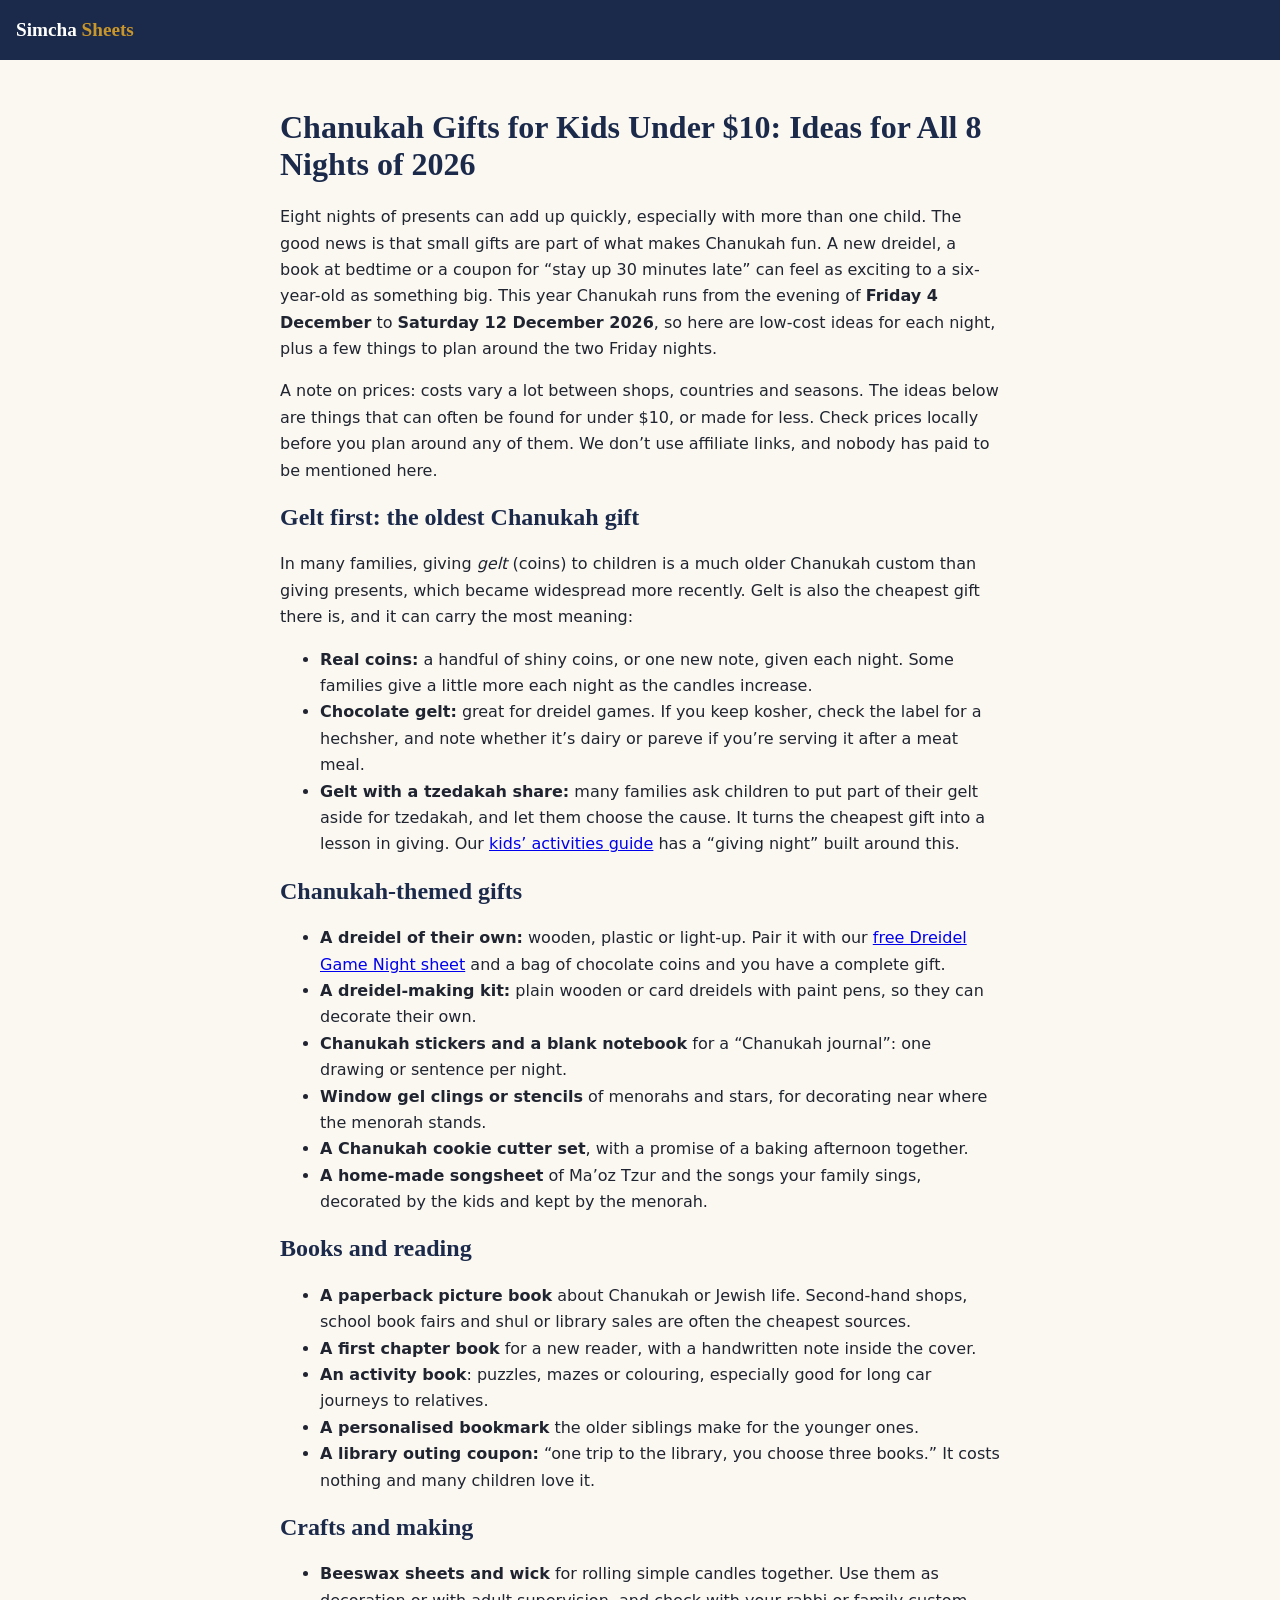
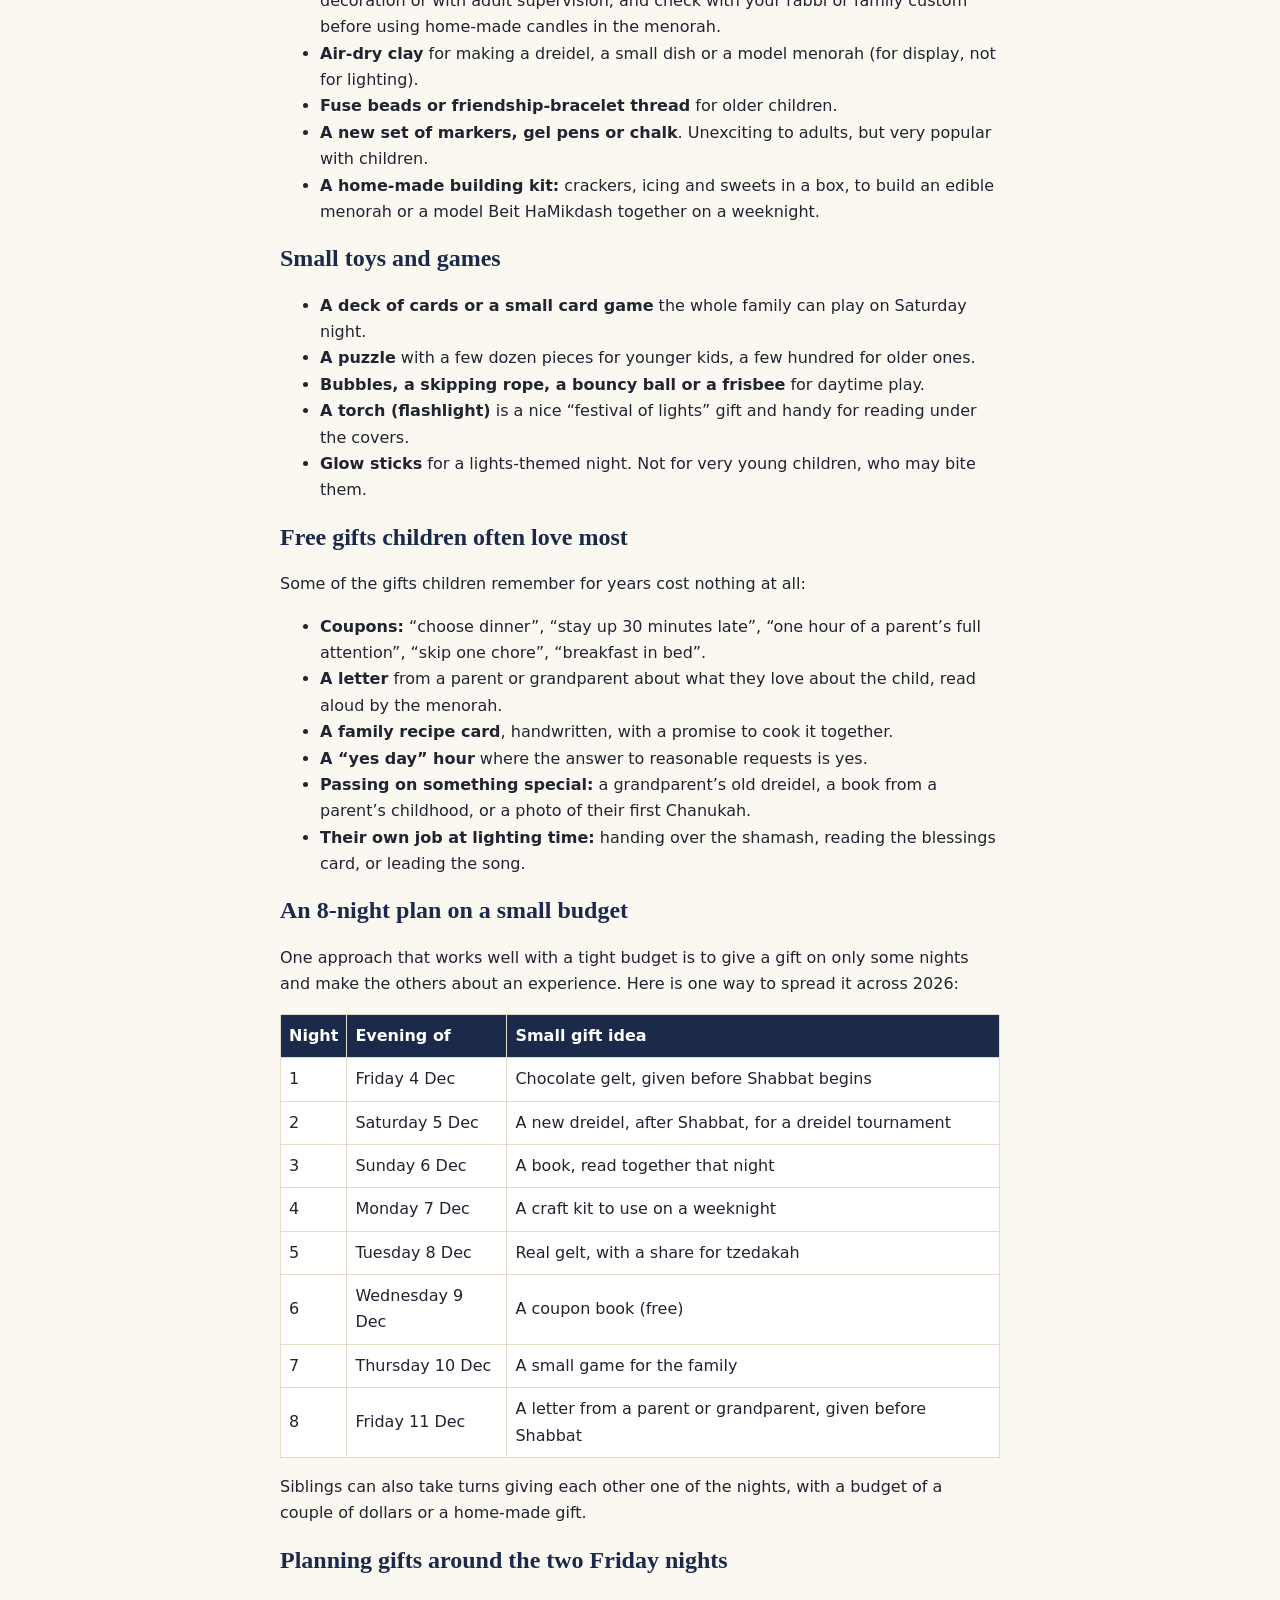
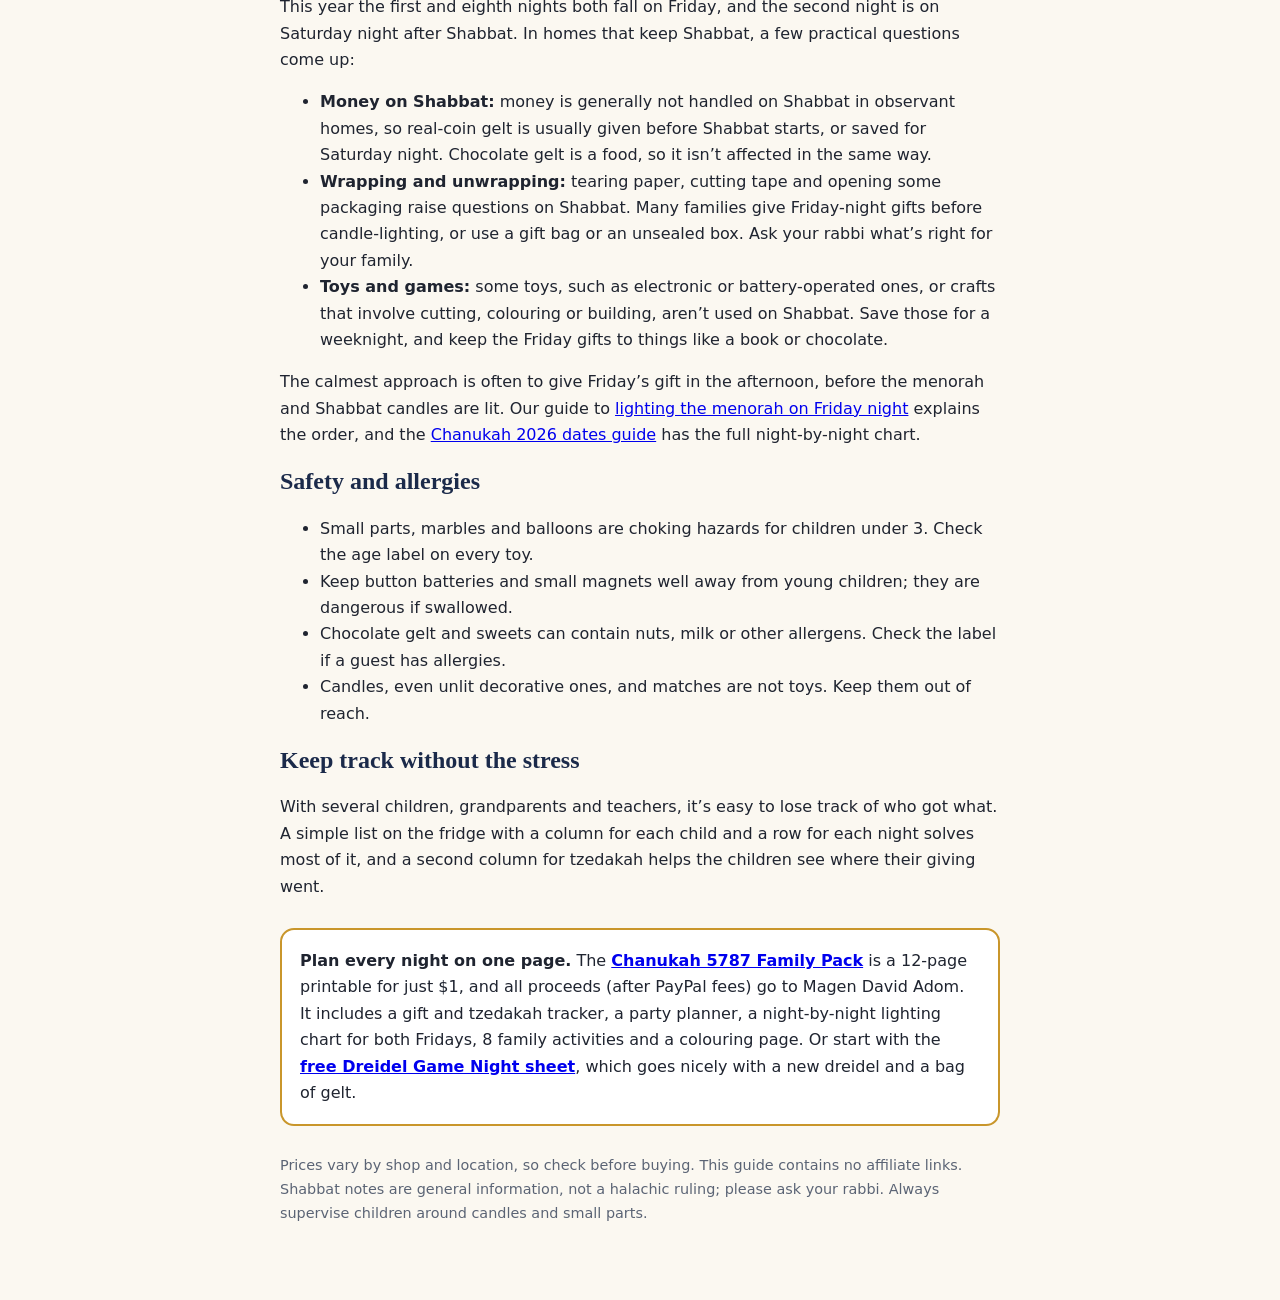
<file: blog/chanukah-gifts-for-kids-under-10.html>
<!doctype html><html lang="en"><head><meta charset="utf-8"><meta name="viewport" content="width=device-width,initial-scale=1">
<title>Chanukah Gifts for Kids Under $10: Ideas for 2026</title>
<meta name="description" content="Cheap Chanukah gift ideas for kids, many under $10 or free: dreidels, books, crafts, gift coupons and gelt, plus an 8-night plan that works around both Friday nights in 2026.">
<link rel="stylesheet" href="blog.css">
<script type="application/ld+json">
{"@context":"https://schema.org","@type":"Article","headline":"Chanukah Gifts for Kids Under $10: Ideas for All 8 Nights of 2026","description":"Cheap Chanukah gift ideas for kids, many under $10 or free: dreidels, books, crafts, gift coupons and gelt, plus an 8-night plan that works around both Friday nights in 2026.","datePublished":"2026-11-19","dateModified":"2026-11-19","author":{"@type":"Organization","name":"Simcha Sheets","url":"https://simcha-sheets.netlify.app/"},"publisher":{"@type":"Organization","name":"Simcha Sheets","url":"https://simcha-sheets.netlify.app/"},"mainEntityOfPage":"https://simcha-sheets.netlify.app/blog/chanukah-gifts-for-kids-under-10.html","inLanguage":"en"}
</script></head><body>
<header><a href="../">Simcha <span>Sheets</span></a></header><main>
<h1>Chanukah Gifts for Kids Under $10: Ideas for All 8 Nights of 2026</h1>
<p>Eight nights of presents can add up quickly, especially with more than one child. The good news is that small gifts are part of what makes Chanukah fun. A new dreidel, a book at bedtime or a coupon for “stay up 30 minutes late” can feel as exciting to a six-year-old as something big. This year Chanukah runs from the evening of <b>Friday 4 December</b> to <b>Saturday 12 December 2026</b>, so here are low-cost ideas for each night, plus a few things to plan around the two Friday nights.</p>
<p>A note on prices: costs vary a lot between shops, countries and seasons. The ideas below are things that can often be found for under $10, or made for less. Check prices locally before you plan around any of them. We don’t use affiliate links, and nobody has paid to be mentioned here.</p>

<h2>Gelt first: the oldest Chanukah gift</h2>
<p>In many families, giving <i>gelt</i> (coins) to children is a much older Chanukah custom than giving presents, which became widespread more recently. Gelt is also the cheapest gift there is, and it can carry the most meaning:</p>
<ul>
<li><b>Real coins:</b> a handful of shiny coins, or one new note, given each night. Some families give a little more each night as the candles increase.</li>
<li><b>Chocolate gelt:</b> great for dreidel games. If you keep kosher, check the label for a hechsher, and note whether it’s dairy or pareve if you’re serving it after a meat meal.</li>
<li><b>Gelt with a tzedakah share:</b> many families ask children to put part of their gelt aside for tzedakah, and let them choose the cause. It turns the cheapest gift into a lesson in giving. Our <a href="chanukah-activities-for-kids-2026.html">kids’ activities guide</a> has a “giving night” built around this.</li>
</ul>

<h2>Chanukah-themed gifts</h2>
<ul>
<li><b>A dreidel of their own:</b> wooden, plastic or light-up. Pair it with our <a href="../free/Dreidel-Game-Night-Free.pdf">free Dreidel Game Night sheet</a> and a bag of chocolate coins and you have a complete gift.</li>
<li><b>A dreidel-making kit:</b> plain wooden or card dreidels with paint pens, so they can decorate their own.</li>
<li><b>Chanukah stickers and a blank notebook</b> for a “Chanukah journal”: one drawing or sentence per night.</li>
<li><b>Window gel clings or stencils</b> of menorahs and stars, for decorating near where the menorah stands.</li>
<li><b>A Chanukah cookie cutter set</b>, with a promise of a baking afternoon together.</li>
<li><b>A home-made songsheet</b> of Ma’oz Tzur and the songs your family sings, decorated by the kids and kept by the menorah.</li>
</ul>

<h2>Books and reading</h2>
<ul>
<li><b>A paperback picture book</b> about Chanukah or Jewish life. Second-hand shops, school book fairs and shul or library sales are often the cheapest sources.</li>
<li><b>A first chapter book</b> for a new reader, with a handwritten note inside the cover.</li>
<li><b>An activity book</b>: puzzles, mazes or colouring, especially good for long car journeys to relatives.</li>
<li><b>A personalised bookmark</b> the older siblings make for the younger ones.</li>
<li><b>A library outing coupon:</b> “one trip to the library, you choose three books.” It costs nothing and many children love it.</li>
</ul>

<h2>Crafts and making</h2>
<ul>
<li><b>Beeswax sheets and wick</b> for rolling simple candles together. Use them as decoration or with adult supervision, and check with your rabbi or family custom before using home-made candles in the menorah.</li>
<li><b>Air-dry clay</b> for making a dreidel, a small dish or a model menorah (for display, not for lighting).</li>
<li><b>Fuse beads or friendship-bracelet thread</b> for older children.</li>
<li><b>A new set of markers, gel pens or chalk</b>. Unexciting to adults, but very popular with children.</li>
<li><b>A home-made building kit:</b> crackers, icing and sweets in a box, to build an edible menorah or a model Beit HaMikdash together on a weeknight.</li>
</ul>

<h2>Small toys and games</h2>
<ul>
<li><b>A deck of cards or a small card game</b> the whole family can play on Saturday night.</li>
<li><b>A puzzle</b> with a few dozen pieces for younger kids, a few hundred for older ones.</li>
<li><b>Bubbles, a skipping rope, a bouncy ball or a frisbee</b> for daytime play.</li>
<li><b>A torch (flashlight)</b> is a nice “festival of lights” gift and handy for reading under the covers.</li>
<li><b>Glow sticks</b> for a lights-themed night. Not for very young children, who may bite them.</li>
</ul>

<h2>Free gifts children often love most</h2>
<p>Some of the gifts children remember for years cost nothing at all:</p>
<ul>
<li><b>Coupons:</b> “choose dinner”, “stay up 30 minutes late”, “one hour of a parent’s full attention”, “skip one chore”, “breakfast in bed”.</li>
<li><b>A letter</b> from a parent or grandparent about what they love about the child, read aloud by the menorah.</li>
<li><b>A family recipe card</b>, handwritten, with a promise to cook it together.</li>
<li><b>A “yes day” hour</b> where the answer to reasonable requests is yes.</li>
<li><b>Passing on something special:</b> a grandparent’s old dreidel, a book from a parent’s childhood, or a photo of their first Chanukah.</li>
<li><b>Their own job at lighting time:</b> handing over the shamash, reading the blessings card, or leading the song.</li>
</ul>

<h2>An 8-night plan on a small budget</h2>
<p>One approach that works well with a tight budget is to give a gift on only some nights and make the others about an experience. Here is one way to spread it across 2026:</p>
<table><tr><th>Night</th><th>Evening of</th><th>Small gift idea</th></tr>
<tr><td>1</td><td>Friday 4 Dec</td><td>Chocolate gelt, given before Shabbat begins</td></tr>
<tr><td>2</td><td>Saturday 5 Dec</td><td>A new dreidel, after Shabbat, for a dreidel tournament</td></tr>
<tr><td>3</td><td>Sunday 6 Dec</td><td>A book, read together that night</td></tr>
<tr><td>4</td><td>Monday 7 Dec</td><td>A craft kit to use on a weeknight</td></tr>
<tr><td>5</td><td>Tuesday 8 Dec</td><td>Real gelt, with a share for tzedakah</td></tr>
<tr><td>6</td><td>Wednesday 9 Dec</td><td>A coupon book (free)</td></tr>
<tr><td>7</td><td>Thursday 10 Dec</td><td>A small game for the family</td></tr>
<tr><td>8</td><td>Friday 11 Dec</td><td>A letter from a parent or grandparent, given before Shabbat</td></tr></table>
<p>Siblings can also take turns giving each other one of the nights, with a budget of a couple of dollars or a home-made gift.</p>

<h2>Planning gifts around the two Friday nights</h2>
<p>This year the first and eighth nights both fall on Friday, and the second night is on Saturday night after Shabbat. In homes that keep Shabbat, a few practical questions come up:</p>
<ul>
<li><b>Money on Shabbat:</b> money is generally not handled on Shabbat in observant homes, so real-coin gelt is usually given before Shabbat starts, or saved for Saturday night. Chocolate gelt is a food, so it isn’t affected in the same way.</li>
<li><b>Wrapping and unwrapping:</b> tearing paper, cutting tape and opening some packaging raise questions on Shabbat. Many families give Friday-night gifts before candle-lighting, or use a gift bag or an unsealed box. Ask your rabbi what’s right for your family.</li>
<li><b>Toys and games:</b> some toys, such as electronic or battery-operated ones, or crafts that involve cutting, colouring or building, aren’t used on Shabbat. Save those for a weeknight, and keep the Friday gifts to things like a book or chocolate.</li>
</ul>
<p>The calmest approach is often to give Friday’s gift in the afternoon, before the menorah and Shabbat candles are lit. Our guide to <a href="lighting-menorah-friday-night-shabbat-chanukah.html">lighting the menorah on Friday night</a> explains the order, and the <a href="chanukah-2026-dates-candle-lighting.html">Chanukah 2026 dates guide</a> has the full night-by-night chart.</p>

<h2>Safety and allergies</h2>
<ul>
<li>Small parts, marbles and balloons are choking hazards for children under 3. Check the age label on every toy.</li>
<li>Keep button batteries and small magnets well away from young children; they are dangerous if swallowed.</li>
<li>Chocolate gelt and sweets can contain nuts, milk or other allergens. Check the label if a guest has allergies.</li>
<li>Candles, even unlit decorative ones, and matches are not toys. Keep them out of reach.</li>
</ul>

<h2>Keep track without the stress</h2>
<p>With several children, grandparents and teachers, it’s easy to lose track of who got what. A simple list on the fridge with a column for each child and a row for each night solves most of it, and a second column for tzedakah helps the children see where their giving went.</p>

<div class="cta"><b>Plan every night on one page.</b> The <a href="../">Chanukah 5787 Family Pack</a> is a 12-page printable for just $1, and all proceeds (after PayPal fees) go to Magen David Adom. It includes a gift and tzedakah tracker, a party planner, a night-by-night lighting chart for both Fridays, 8 family activities and a colouring page. Or start with the <a href="../free/Dreidel-Game-Night-Free.pdf">free Dreidel Game Night sheet</a>, which goes nicely with a new dreidel and a bag of gelt.</div>
<p style="color:#5b6475;font-size:.9rem">Prices vary by shop and location, so check before buying. This guide contains no affiliate links. Shabbat notes are general information, not a halachic ruling; please ask your rabbi. Always supervise children around candles and small parts.</p>
</main></body></html>
</file>
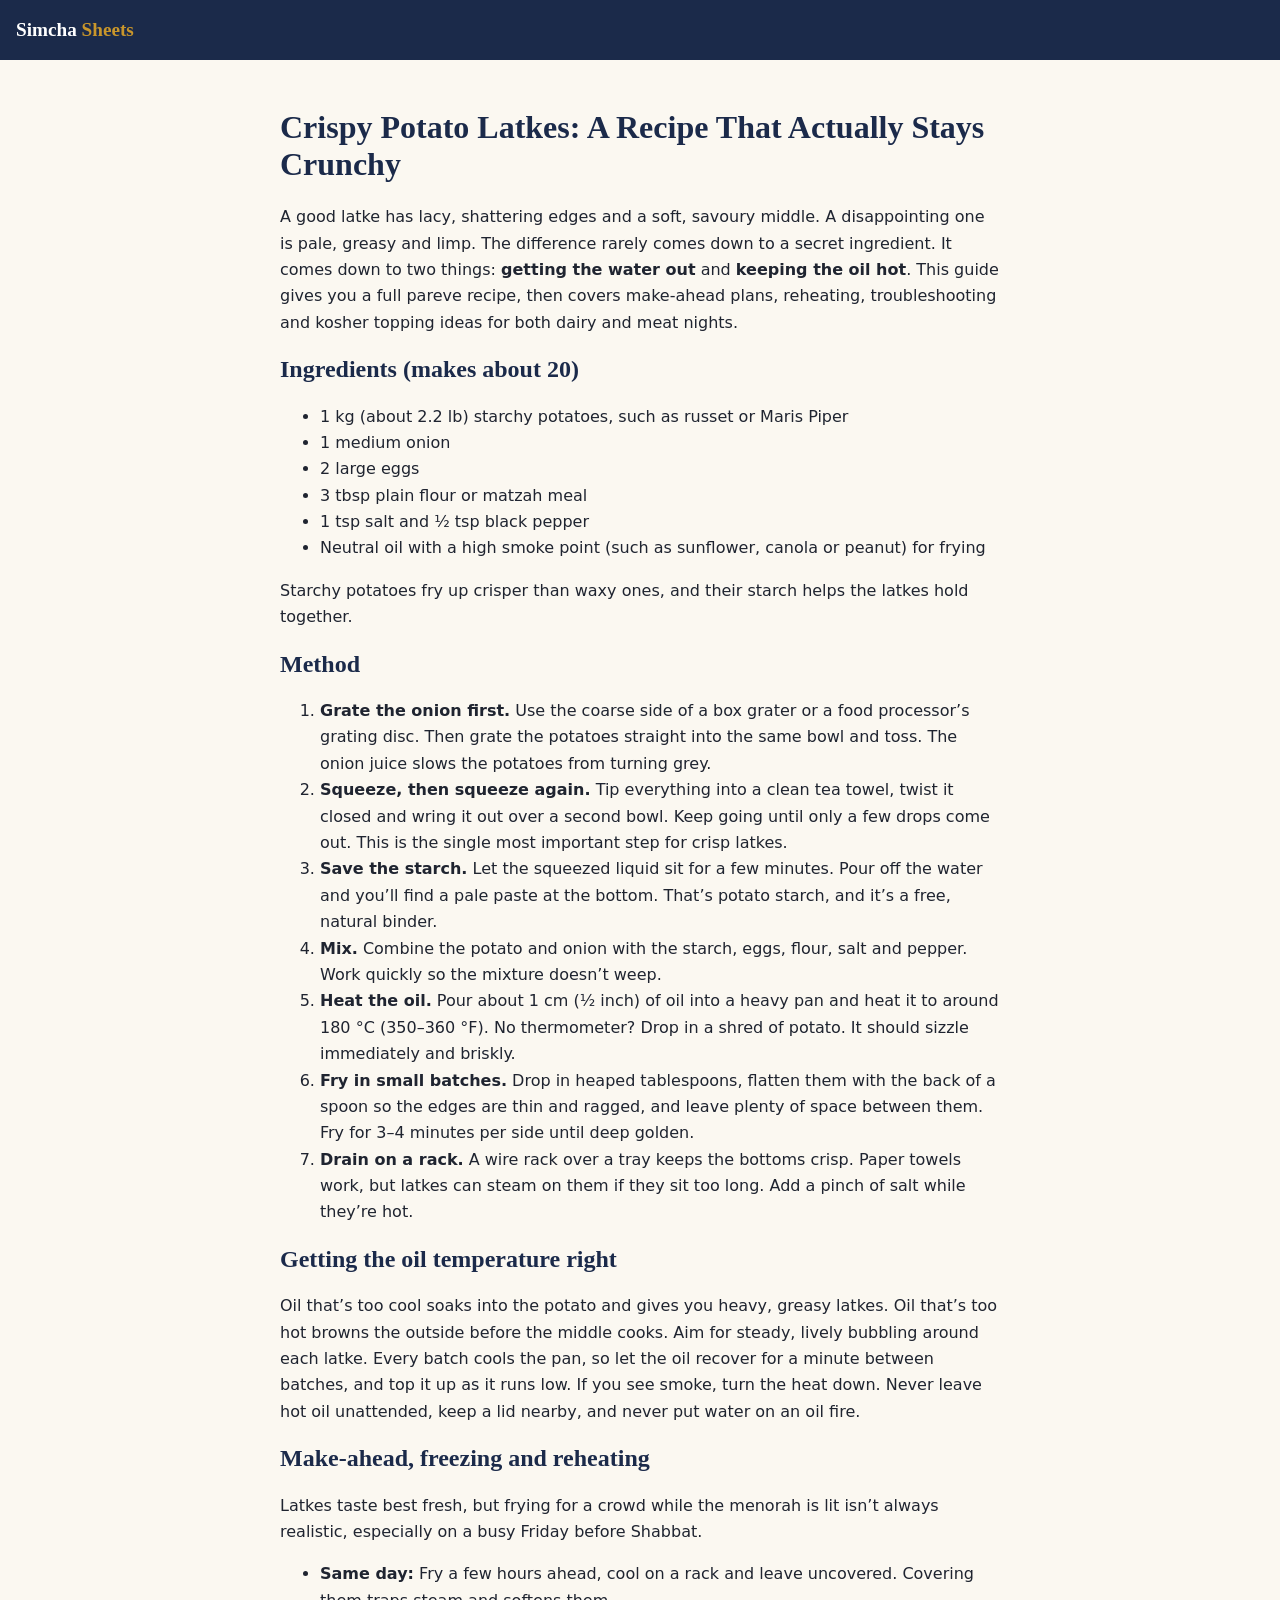
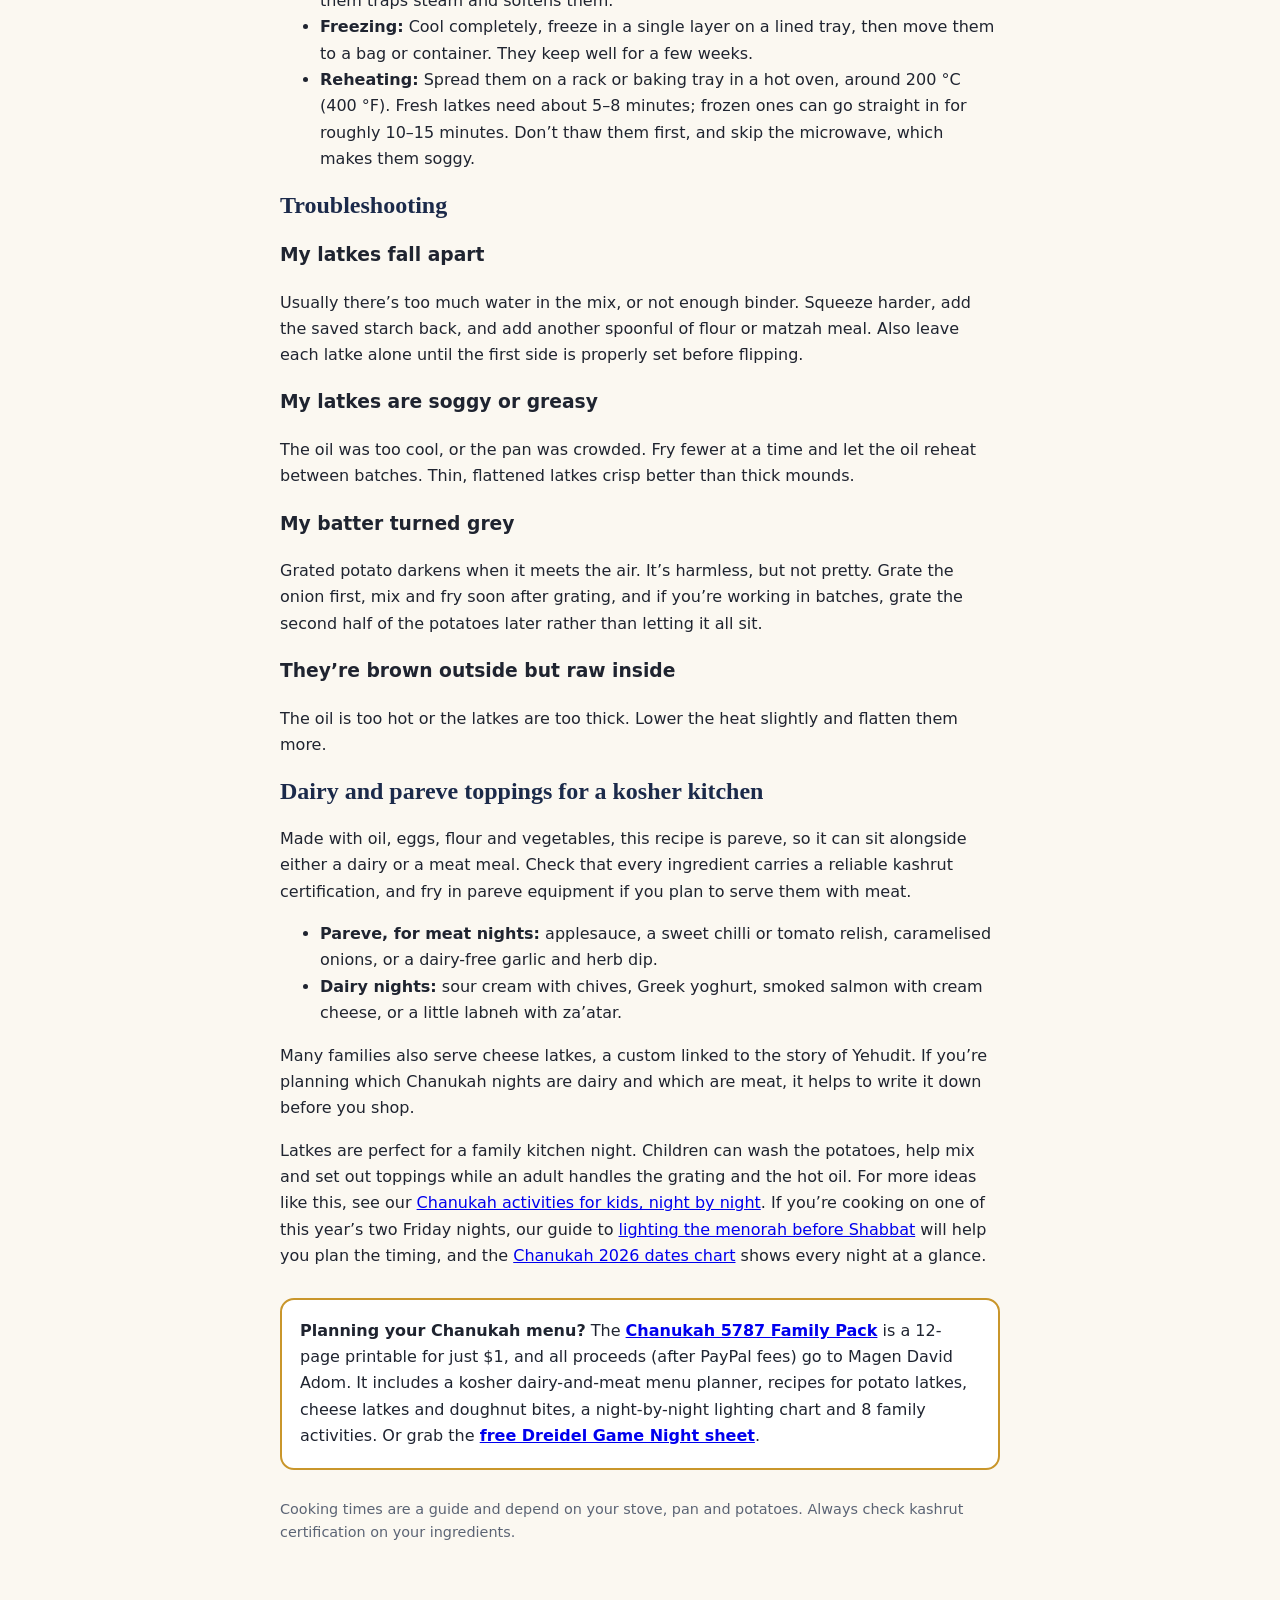
<file: blog/crispy-potato-latkes-recipe.html>
<!doctype html><html lang="en"><head><meta charset="utf-8"><meta name="viewport" content="width=device-width,initial-scale=1">
<title>Crispy Potato Latkes Recipe and Make-Ahead Tips</title>
<meta name="description" content="How to make latkes crispy: a pareve potato latke recipe with the squeeze trick, oil temperature, freezing and reheating, fixes, and kosher toppings.">
<link rel="stylesheet" href="blog.css">
<script type="application/ld+json">
[{"@context":"https://schema.org","@type":"Article","headline":"Crispy Potato Latkes Recipe, Make-Ahead Tips and Troubleshooting","description":"How to make latkes crispy: a pareve potato latke recipe with the squeeze trick, oil temperature, freezing and reheating, fixes, and kosher toppings.","datePublished":"2026-11-16","dateModified":"2026-11-16","author":{"@type":"Organization","name":"Simcha Sheets","url":"https://simcha-sheets.netlify.app/"},"publisher":{"@type":"Organization","name":"Simcha Sheets","url":"https://simcha-sheets.netlify.app/"},"mainEntityOfPage":"https://simcha-sheets.netlify.app/blog/crispy-potato-latkes-recipe.html","inLanguage":"en"},
{"@context":"https://schema.org","@type":"Recipe","name":"Crispy Potato Latkes (Pareve)","description":"Golden, lacy-edged potato latkes for Chanukah. Squeezing out the liquid and frying in hot oil keeps them crisp. Pareve, so they suit dairy or meat meals.","author":{"@type":"Organization","name":"Simcha Sheets"},"datePublished":"2026-11-16","recipeYield":"About 20 latkes","prepTime":"PT25M","cookTime":"PT30M","totalTime":"PT55M","recipeCategory":"Side dish","recipeCuisine":"Jewish","keywords":"latkes, potato latkes, crispy latkes, Chanukah, Hanukkah, pareve","suitableForDiet":"https://schema.org/VegetarianDiet","recipeIngredient":["1 kg (about 2.2 lb) starchy potatoes, such as russet or Maris Piper","1 medium onion","2 large eggs","3 tbsp plain flour or matzah meal","1 tsp salt","1/2 tsp black pepper","Neutral oil with a high smoke point, for frying"],"recipeInstructions":[{"@type":"HowToStep","text":"Peel the potatoes. Coarsely grate the onion into a large bowl, then grate the potatoes into the same bowl and toss so the onion coats the potato."},{"@type":"HowToStep","text":"Tip the mixture into a clean tea towel, twist it closed and squeeze hard over a second bowl until almost no more liquid comes out."},{"@type":"HowToStep","text":"Let the squeezed liquid stand for a few minutes, pour off the water and keep the pale starch at the bottom."},{"@type":"HowToStep","text":"Mix the potato and onion with the reserved starch, eggs, flour, salt and pepper."},{"@type":"HowToStep","text":"Heat about 1 cm (1/2 inch) of oil in a heavy frying pan to around 180 °C (350–360 °F)."},{"@type":"HowToStep","text":"Drop in heaped tablespoons of the mixture, flatten each one, and fry in small batches for 3–4 minutes per side until deep golden."},{"@type":"HowToStep","text":"Drain on a wire rack set over a tray, season with a pinch of salt and serve hot."}]}]
</script></head><body>
<header><a href="../">Simcha <span>Sheets</span></a></header><main>
<h1>Crispy Potato Latkes: A Recipe That Actually Stays Crunchy</h1>
<p>A good latke has lacy, shattering edges and a soft, savoury middle. A disappointing one is pale, greasy and limp. The difference rarely comes down to a secret ingredient. It comes down to two things: <b>getting the water out</b> and <b>keeping the oil hot</b>. This guide gives you a full pareve recipe, then covers make-ahead plans, reheating, troubleshooting and kosher topping ideas for both dairy and meat nights.</p>

<h2>Ingredients (makes about 20)</h2>
<ul>
<li>1 kg (about 2.2 lb) starchy potatoes, such as russet or Maris Piper</li>
<li>1 medium onion</li>
<li>2 large eggs</li>
<li>3 tbsp plain flour or matzah meal</li>
<li>1 tsp salt and ½ tsp black pepper</li>
<li>Neutral oil with a high smoke point (such as sunflower, canola or peanut) for frying</li>
</ul>
<p>Starchy potatoes fry up crisper than waxy ones, and their starch helps the latkes hold together.</p>

<h2>Method</h2>
<ol>
<li><b>Grate the onion first.</b> Use the coarse side of a box grater or a food processor’s grating disc. Then grate the potatoes straight into the same bowl and toss. The onion juice slows the potatoes from turning grey.</li>
<li><b>Squeeze, then squeeze again.</b> Tip everything into a clean tea towel, twist it closed and wring it out over a second bowl. Keep going until only a few drops come out. This is the single most important step for crisp latkes.</li>
<li><b>Save the starch.</b> Let the squeezed liquid sit for a few minutes. Pour off the water and you’ll find a pale paste at the bottom. That’s potato starch, and it’s a free, natural binder.</li>
<li><b>Mix.</b> Combine the potato and onion with the starch, eggs, flour, salt and pepper. Work quickly so the mixture doesn’t weep.</li>
<li><b>Heat the oil.</b> Pour about 1 cm (½ inch) of oil into a heavy pan and heat it to around 180 °C (350–360 °F). No thermometer? Drop in a shred of potato. It should sizzle immediately and briskly.</li>
<li><b>Fry in small batches.</b> Drop in heaped tablespoons, flatten them with the back of a spoon so the edges are thin and ragged, and leave plenty of space between them. Fry for 3–4 minutes per side until deep golden.</li>
<li><b>Drain on a rack.</b> A wire rack over a tray keeps the bottoms crisp. Paper towels work, but latkes can steam on them if they sit too long. Add a pinch of salt while they’re hot.</li>
</ol>

<h2>Getting the oil temperature right</h2>
<p>Oil that’s too cool soaks into the potato and gives you heavy, greasy latkes. Oil that’s too hot browns the outside before the middle cooks. Aim for steady, lively bubbling around each latke. Every batch cools the pan, so let the oil recover for a minute between batches, and top it up as it runs low. If you see smoke, turn the heat down. Never leave hot oil unattended, keep a lid nearby, and never put water on an oil fire.</p>

<h2>Make-ahead, freezing and reheating</h2>
<p>Latkes taste best fresh, but frying for a crowd while the menorah is lit isn’t always realistic, especially on a busy Friday before Shabbat.</p>
<ul>
<li><b>Same day:</b> Fry a few hours ahead, cool on a rack and leave uncovered. Covering them traps steam and softens them.</li>
<li><b>Freezing:</b> Cool completely, freeze in a single layer on a lined tray, then move them to a bag or container. They keep well for a few weeks.</li>
<li><b>Reheating:</b> Spread them on a rack or baking tray in a hot oven, around 200 °C (400 °F). Fresh latkes need about 5–8 minutes; frozen ones can go straight in for roughly 10–15 minutes. Don’t thaw them first, and skip the microwave, which makes them soggy.</li>
</ul>

<h2>Troubleshooting</h2>
<h3>My latkes fall apart</h3>
<p>Usually there’s too much water in the mix, or not enough binder. Squeeze harder, add the saved starch back, and add another spoonful of flour or matzah meal. Also leave each latke alone until the first side is properly set before flipping.</p>
<h3>My latkes are soggy or greasy</h3>
<p>The oil was too cool, or the pan was crowded. Fry fewer at a time and let the oil reheat between batches. Thin, flattened latkes crisp better than thick mounds.</p>
<h3>My batter turned grey</h3>
<p>Grated potato darkens when it meets the air. It’s harmless, but not pretty. Grate the onion first, mix and fry soon after grating, and if you’re working in batches, grate the second half of the potatoes later rather than letting it all sit.</p>
<h3>They’re brown outside but raw inside</h3>
<p>The oil is too hot or the latkes are too thick. Lower the heat slightly and flatten them more.</p>

<h2>Dairy and pareve toppings for a kosher kitchen</h2>
<p>Made with oil, eggs, flour and vegetables, this recipe is pareve, so it can sit alongside either a dairy or a meat meal. Check that every ingredient carries a reliable kashrut certification, and fry in pareve equipment if you plan to serve them with meat.</p>
<ul>
<li><b>Pareve, for meat nights:</b> applesauce, a sweet chilli or tomato relish, caramelised onions, or a dairy-free garlic and herb dip.</li>
<li><b>Dairy nights:</b> sour cream with chives, Greek yoghurt, smoked salmon with cream cheese, or a little labneh with za’atar.</li>
</ul>
<p>Many families also serve cheese latkes, a custom linked to the story of Yehudit. If you’re planning which Chanukah nights are dairy and which are meat, it helps to write it down before you shop.</p>
<p>Latkes are perfect for a family kitchen night. Children can wash the potatoes, help mix and set out toppings while an adult handles the grating and the hot oil. For more ideas like this, see our <a href="chanukah-activities-for-kids-2026.html">Chanukah activities for kids, night by night</a>. If you’re cooking on one of this year’s two Friday nights, our guide to <a href="lighting-menorah-friday-night-shabbat-chanukah.html">lighting the menorah before Shabbat</a> will help you plan the timing, and the <a href="chanukah-2026-dates-candle-lighting.html">Chanukah 2026 dates chart</a> shows every night at a glance.</p>

<div class="cta"><b>Planning your Chanukah menu?</b> The <a href="../">Chanukah 5787 Family Pack</a> is a 12-page printable for just $1, and all proceeds (after PayPal fees) go to Magen David Adom. It includes a kosher dairy-and-meat menu planner, recipes for potato latkes, cheese latkes and doughnut bites, a night-by-night lighting chart and 8 family activities. Or grab the <a href="../free/Dreidel-Game-Night-Free.pdf">free Dreidel Game Night sheet</a>.</div>
<p style="color:#5b6475;font-size:.9rem">Cooking times are a guide and depend on your stove, pan and potatoes. Always check kashrut certification on your ingredients.</p>
</main></body></html>
</file>
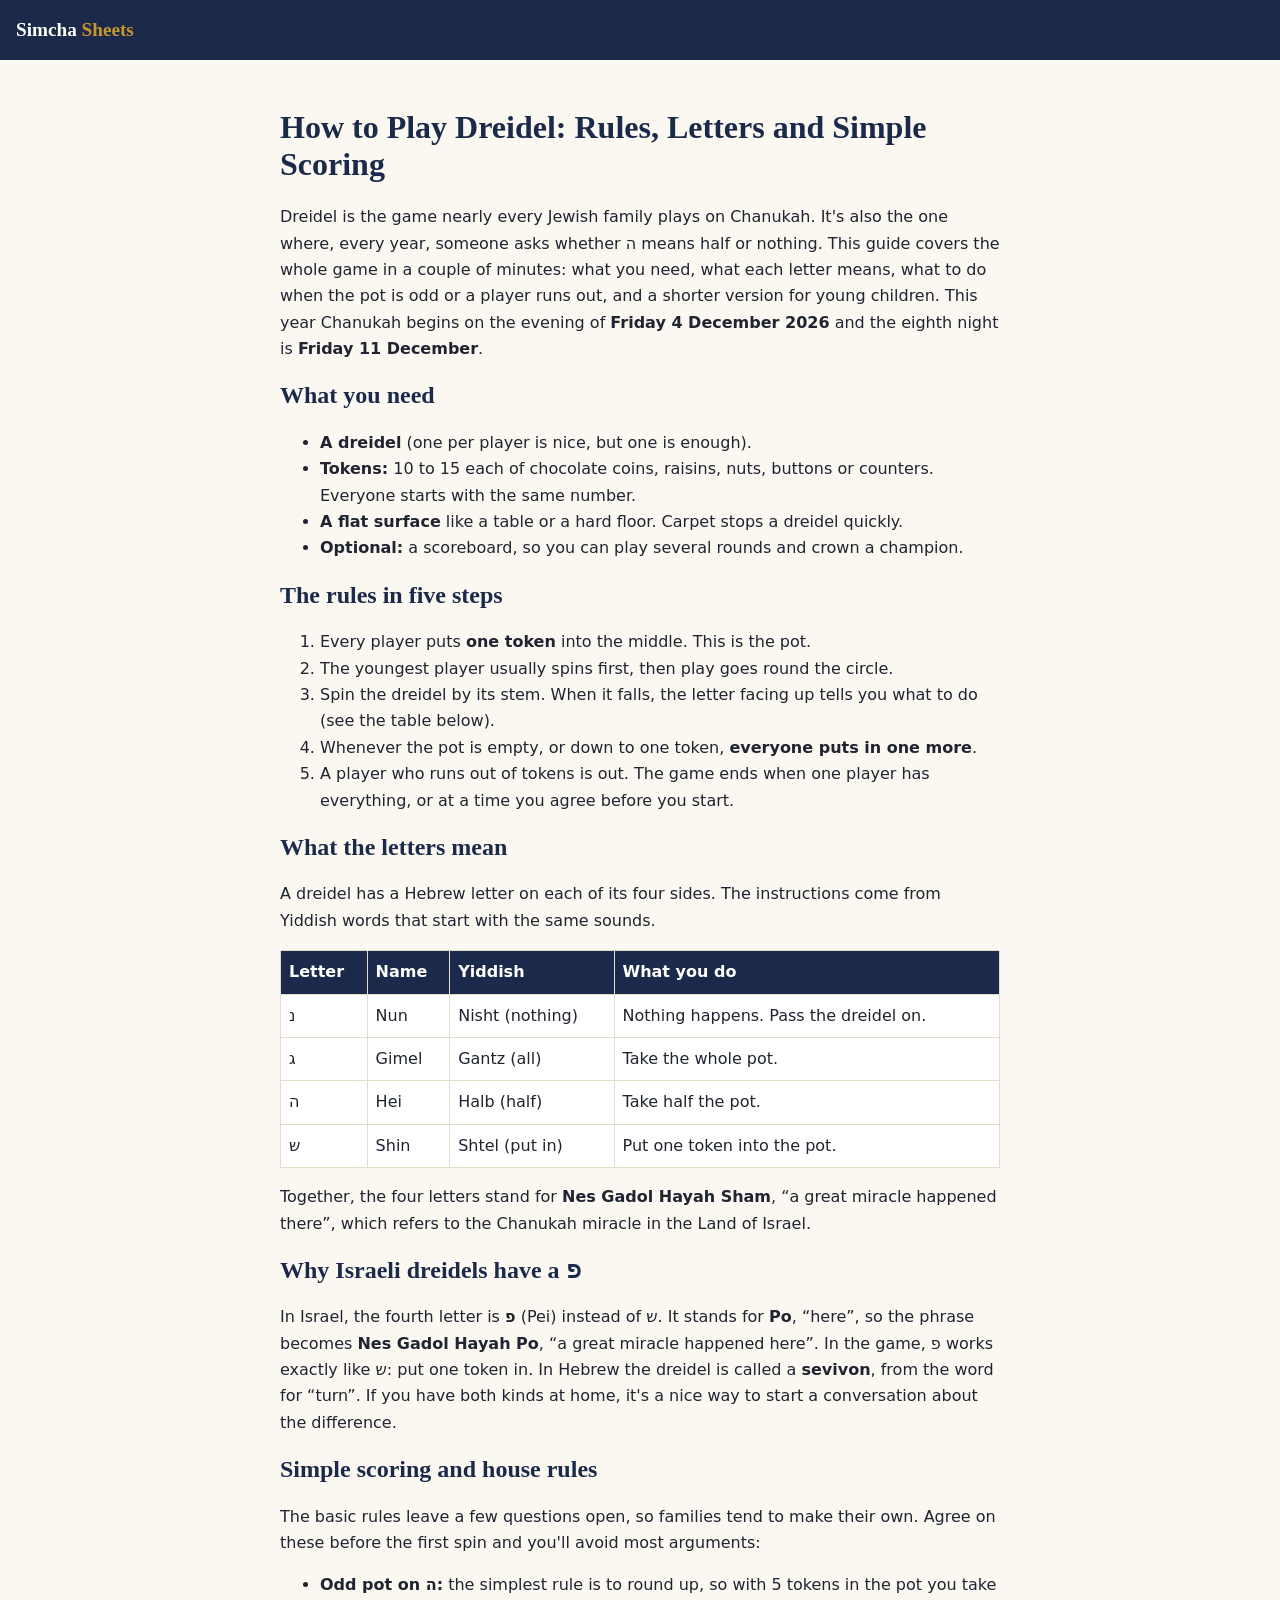
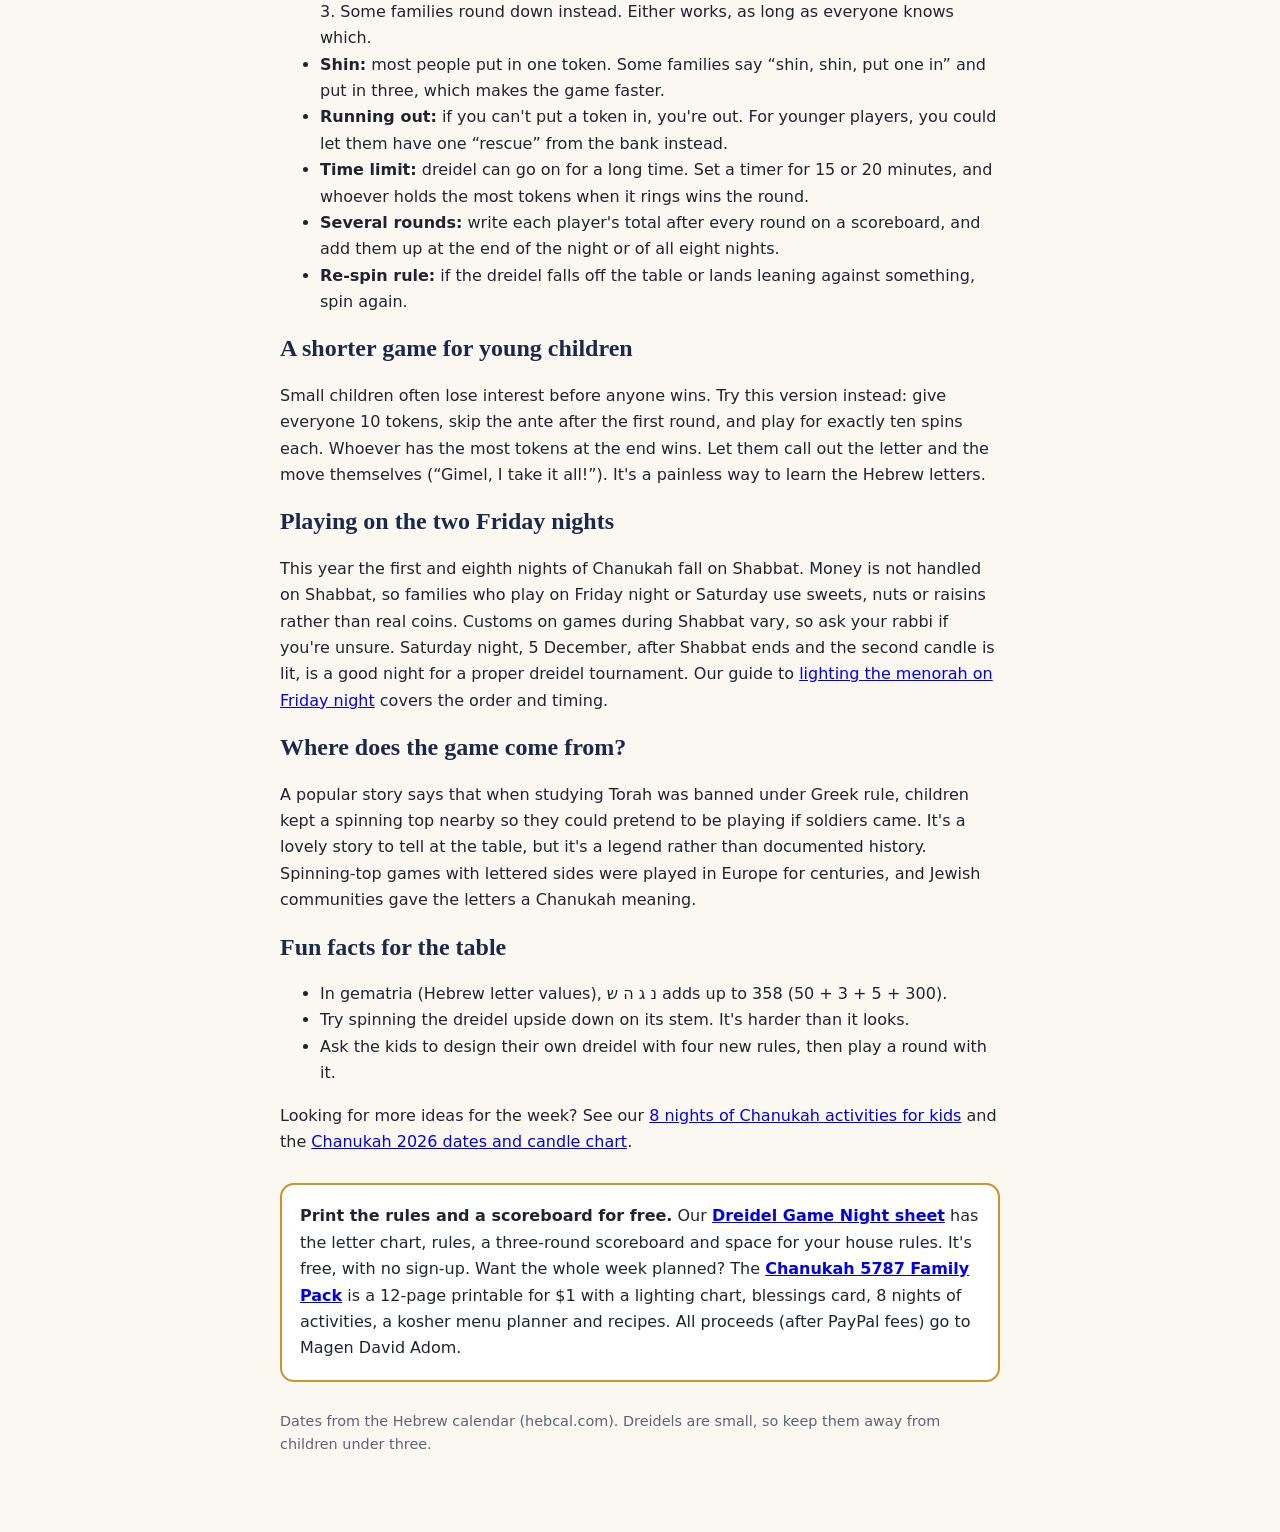
<file: blog/how-to-play-dreidel.html>
<!doctype html><html lang="en"><head><meta charset="utf-8"><meta name="viewport" content="width=device-width,initial-scale=1">
<title>How to Play Dreidel: Rules, Letters and Simple Scoring</title>
<meta name="description" content="How to play dreidel in two minutes: what נ ג ה ש mean, why Israeli dreidels have a פ, simple rules for odd pots and running out, and a shorter game for little kids.">
<link rel="stylesheet" href="blog.css">
<script type="application/ld+json">
{"@context":"https://schema.org","@type":"Article","headline":"How to Play Dreidel: Rules, Letters and Simple Scoring","description":"How to play dreidel in two minutes: what נ ג ה ש mean, why Israeli dreidels have a פ, simple rules for odd pots and running out, and a shorter game for little kids.","datePublished":"2026-11-20","dateModified":"2026-11-20","author":{"@type":"Organization","name":"Simcha Sheets","url":"https://simcha-sheets.netlify.app/"},"publisher":{"@type":"Organization","name":"Simcha Sheets","url":"https://simcha-sheets.netlify.app/"},"mainEntityOfPage":"https://simcha-sheets.netlify.app/blog/how-to-play-dreidel.html","inLanguage":"en"}
</script></head><body>
<header><a href="../">Simcha <span>Sheets</span></a></header><main>
<h1>How to Play Dreidel: Rules, Letters and Simple Scoring</h1>
<p>Dreidel is the game nearly every Jewish family plays on Chanukah. It's also the one where, every year, someone asks whether ה means half or nothing. This guide covers the whole game in a couple of minutes: what you need, what each letter means, what to do when the pot is odd or a player runs out, and a shorter version for young children. This year Chanukah begins on the evening of <b>Friday 4 December 2026</b> and the eighth night is <b>Friday 11 December</b>.</p>

<h2>What you need</h2>
<ul>
<li><b>A dreidel</b> (one per player is nice, but one is enough).</li>
<li><b>Tokens:</b> 10 to 15 each of chocolate coins, raisins, nuts, buttons or counters. Everyone starts with the same number.</li>
<li><b>A flat surface</b> like a table or a hard floor. Carpet stops a dreidel quickly.</li>
<li><b>Optional:</b> a scoreboard, so you can play several rounds and crown a champion.</li>
</ul>

<h2>The rules in five steps</h2>
<ol>
<li>Every player puts <b>one token</b> into the middle. This is the pot.</li>
<li>The youngest player usually spins first, then play goes round the circle.</li>
<li>Spin the dreidel by its stem. When it falls, the letter facing up tells you what to do (see the table below).</li>
<li>Whenever the pot is empty, or down to one token, <b>everyone puts in one more</b>.</li>
<li>A player who runs out of tokens is out. The game ends when one player has everything, or at a time you agree before you start.</li>
</ol>

<h2>What the letters mean</h2>
<p>A dreidel has a Hebrew letter on each of its four sides. The instructions come from Yiddish words that start with the same sounds.</p>
<table><tr><th>Letter</th><th>Name</th><th>Yiddish</th><th>What you do</th></tr>
<tr><td>נ</td><td>Nun</td><td>Nisht (nothing)</td><td>Nothing happens. Pass the dreidel on.</td></tr>
<tr><td>ג</td><td>Gimel</td><td>Gantz (all)</td><td>Take the whole pot.</td></tr>
<tr><td>ה</td><td>Hei</td><td>Halb (half)</td><td>Take half the pot.</td></tr>
<tr><td>ש</td><td>Shin</td><td>Shtel (put in)</td><td>Put one token into the pot.</td></tr></table>
<p>Together, the four letters stand for <b>Nes Gadol Hayah Sham</b>, “a great miracle happened there”, which refers to the Chanukah miracle in the Land of Israel.</p>

<h2>Why Israeli dreidels have a פ</h2>
<p>In Israel, the fourth letter is <b>פ</b> (Pei) instead of ש. It stands for <b>Po</b>, “here”, so the phrase becomes <b>Nes Gadol Hayah Po</b>, “a great miracle happened here”. In the game, פ works exactly like ש: put one token in. In Hebrew the dreidel is called a <b>sevivon</b>, from the word for “turn”. If you have both kinds at home, it's a nice way to start a conversation about the difference.</p>

<h2>Simple scoring and house rules</h2>
<p>The basic rules leave a few questions open, so families tend to make their own. Agree on these before the first spin and you'll avoid most arguments:</p>
<ul>
<li><b>Odd pot on ה:</b> the simplest rule is to round up, so with 5 tokens in the pot you take 3. Some families round down instead. Either works, as long as everyone knows which.</li>
<li><b>Shin:</b> most people put in one token. Some families say “shin, shin, put one in” and put in three, which makes the game faster.</li>
<li><b>Running out:</b> if you can't put a token in, you're out. For younger players, you could let them have one “rescue” from the bank instead.</li>
<li><b>Time limit:</b> dreidel can go on for a long time. Set a timer for 15 or 20 minutes, and whoever holds the most tokens when it rings wins the round.</li>
<li><b>Several rounds:</b> write each player's total after every round on a scoreboard, and add them up at the end of the night or of all eight nights.</li>
<li><b>Re-spin rule:</b> if the dreidel falls off the table or lands leaning against something, spin again.</li>
</ul>

<h2>A shorter game for young children</h2>
<p>Small children often lose interest before anyone wins. Try this version instead: give everyone 10 tokens, skip the ante after the first round, and play for exactly ten spins each. Whoever has the most tokens at the end wins. Let them call out the letter and the move themselves (“Gimel, I take it all!”). It's a painless way to learn the Hebrew letters.</p>

<h2>Playing on the two Friday nights</h2>
<p>This year the first and eighth nights of Chanukah fall on Shabbat. Money is not handled on Shabbat, so families who play on Friday night or Saturday use sweets, nuts or raisins rather than real coins. Customs on games during Shabbat vary, so ask your rabbi if you're unsure. Saturday night, 5 December, after Shabbat ends and the second candle is lit, is a good night for a proper dreidel tournament. Our guide to <a href="lighting-menorah-friday-night-shabbat-chanukah.html">lighting the menorah on Friday night</a> covers the order and timing.</p>

<h2>Where does the game come from?</h2>
<p>A popular story says that when studying Torah was banned under Greek rule, children kept a spinning top nearby so they could pretend to be playing if soldiers came. It's a lovely story to tell at the table, but it's a legend rather than documented history. Spinning-top games with lettered sides were played in Europe for centuries, and Jewish communities gave the letters a Chanukah meaning.</p>

<h2>Fun facts for the table</h2>
<ul>
<li>In gematria (Hebrew letter values), נ ג ה ש adds up to 358 (50 + 3 + 5 + 300).</li>
<li>Try spinning the dreidel upside down on its stem. It's harder than it looks.</li>
<li>Ask the kids to design their own dreidel with four new rules, then play a round with it.</li>
</ul>

<p>Looking for more ideas for the week? See our <a href="chanukah-activities-for-kids-2026.html">8 nights of Chanukah activities for kids</a> and the <a href="chanukah-2026-dates-candle-lighting.html">Chanukah 2026 dates and candle chart</a>.</p>

<div class="cta"><b>Print the rules and a scoreboard for free.</b> Our <a href="../free/Dreidel-Game-Night-Free.pdf">Dreidel Game Night sheet</a> has the letter chart, rules, a three-round scoreboard and space for your house rules. It's free, with no sign-up. Want the whole week planned? The <a href="../">Chanukah 5787 Family Pack</a> is a 12-page printable for $1 with a lighting chart, blessings card, 8 nights of activities, a kosher menu planner and recipes. All proceeds (after PayPal fees) go to Magen David Adom.</div>
<p style="color:#5b6475;font-size:.9rem">Dates from the Hebrew calendar (hebcal.com). Dreidels are small, so keep them away from children under three.</p>
</main></body></html>
</file>
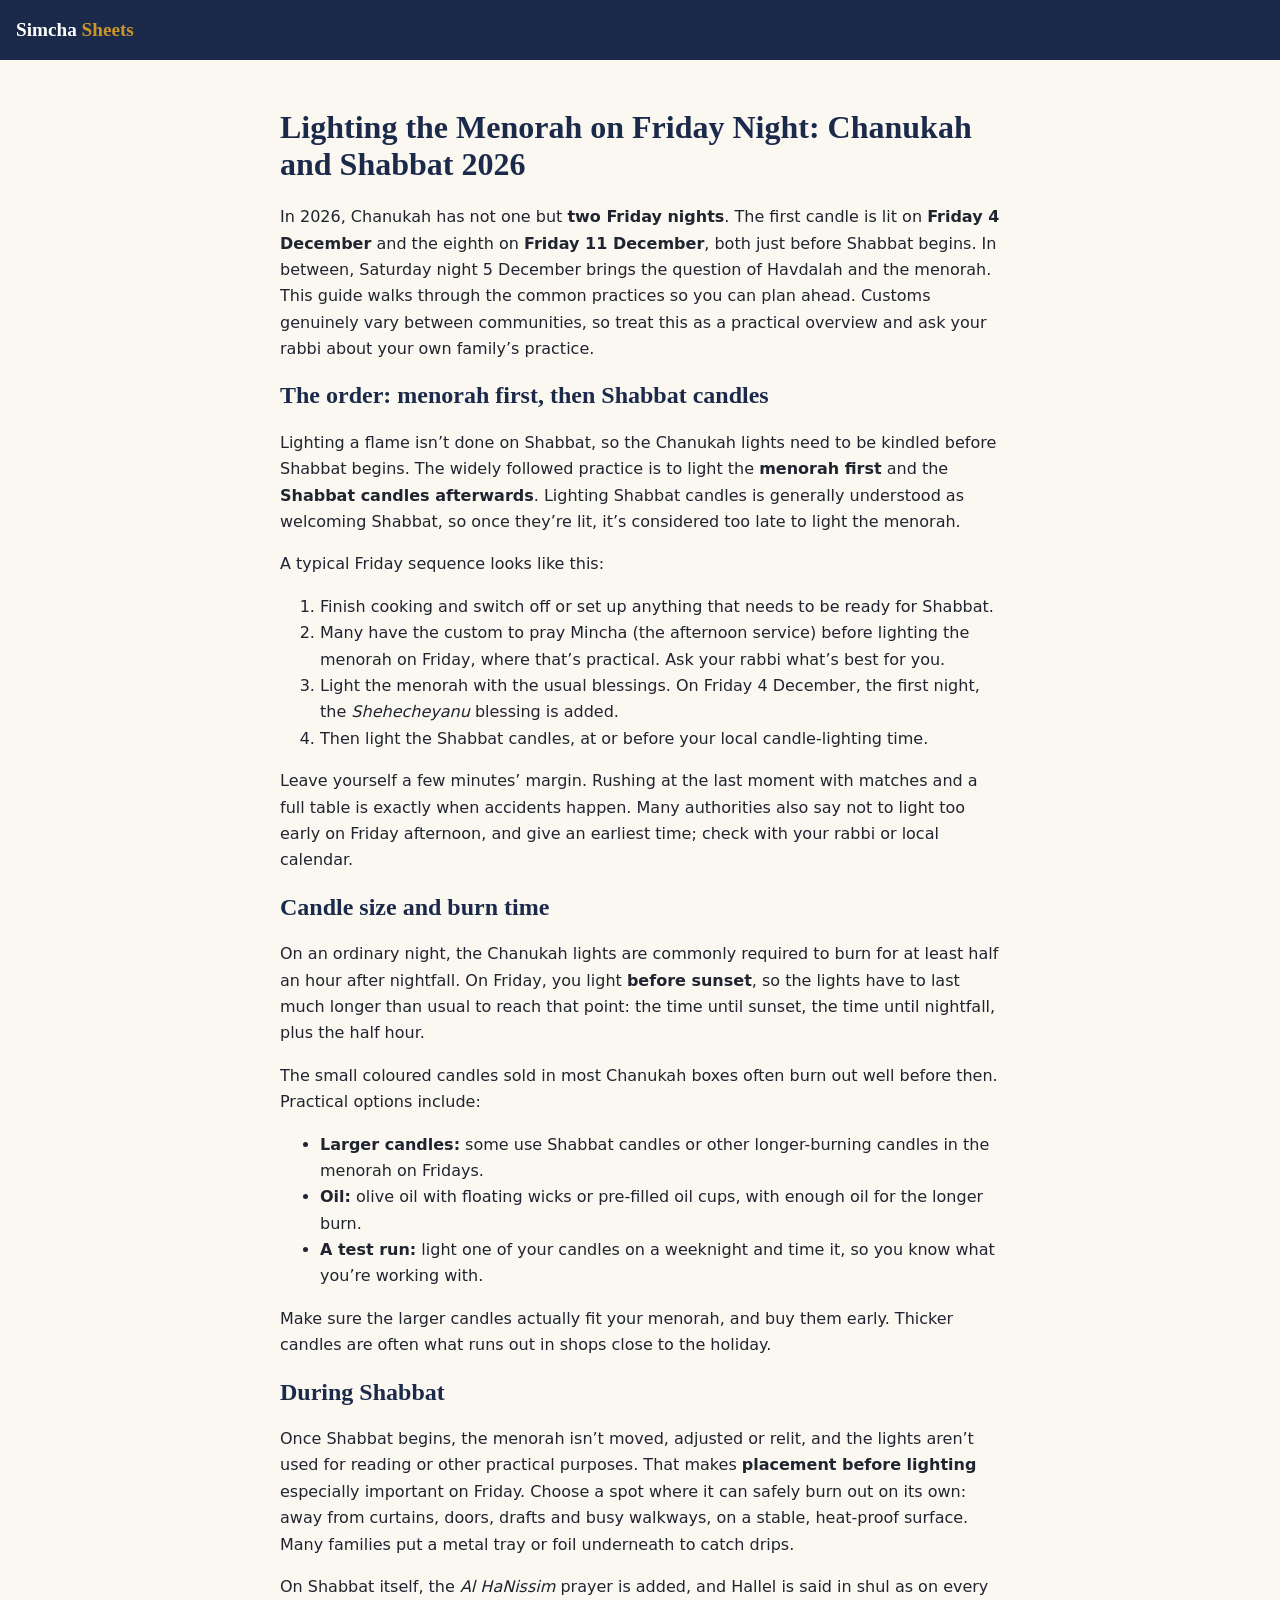
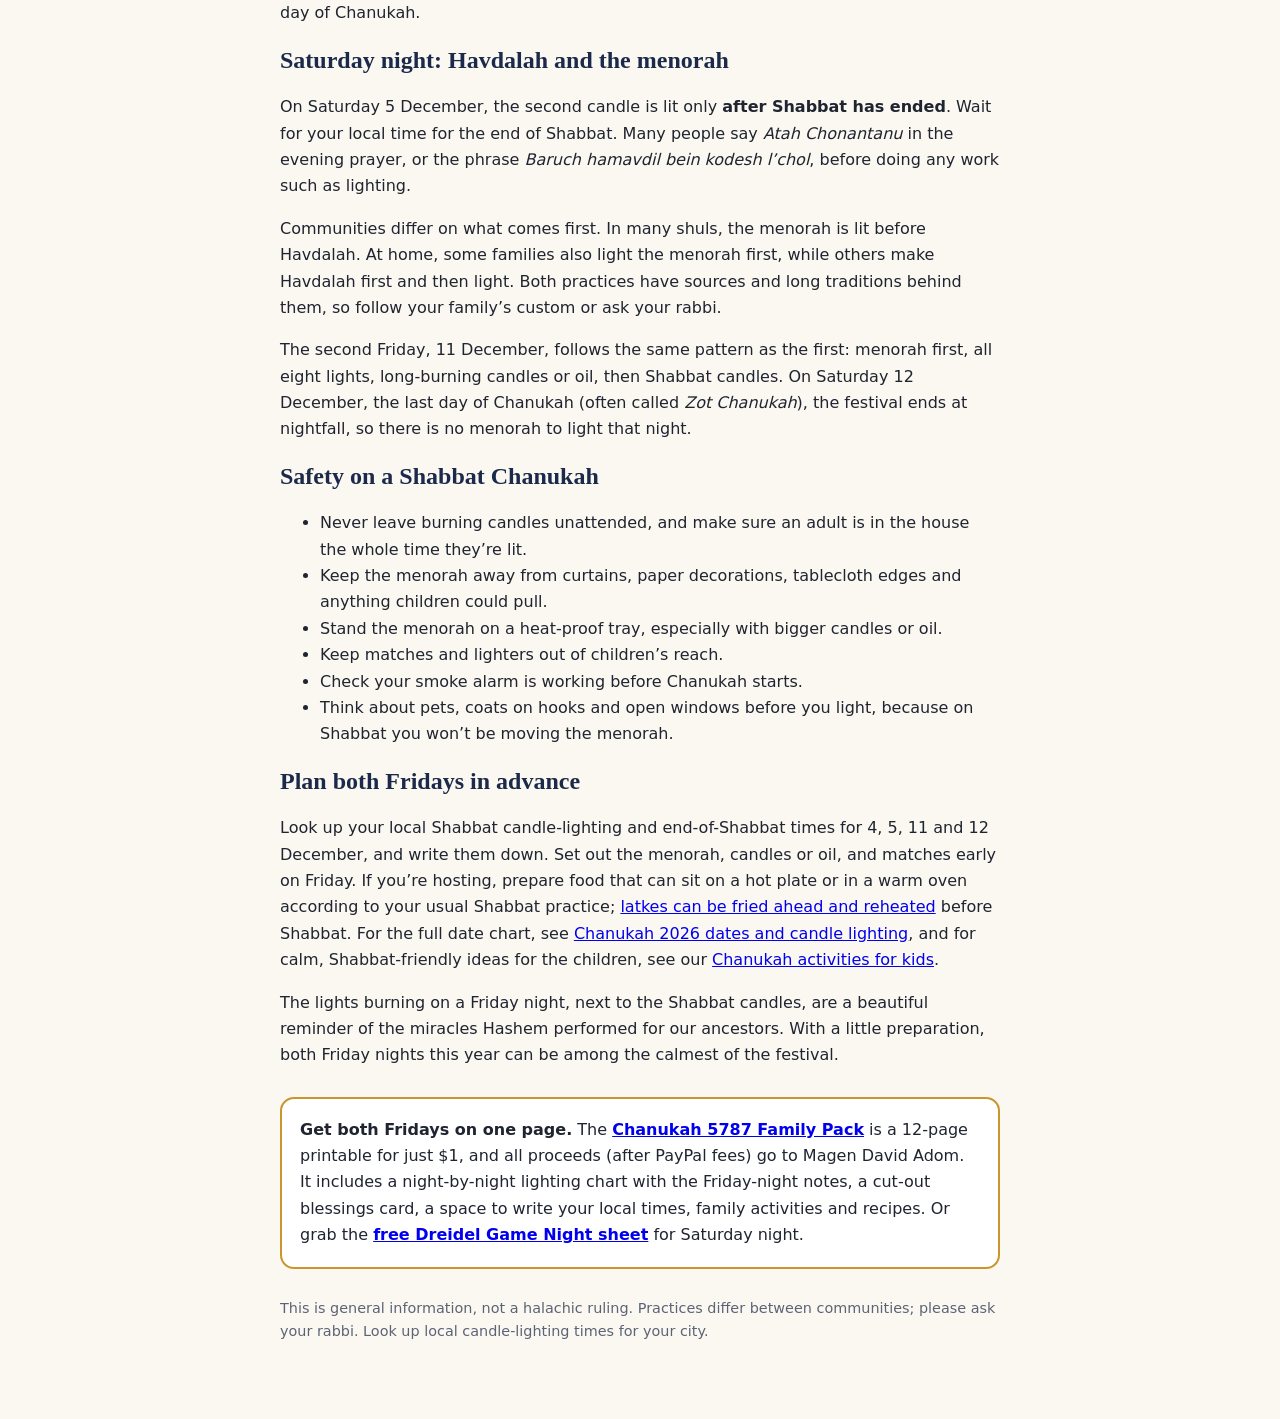
<file: blog/lighting-menorah-friday-night-shabbat-chanukah.html>
<!doctype html><html lang="en"><head><meta charset="utf-8"><meta name="viewport" content="width=device-width,initial-scale=1">
<title>Lighting the Menorah on Friday Night: Chanukah 2026</title>
<meta name="description" content="Chanukah on Shabbat 2026: why the menorah comes before Shabbat candles, how long candles must burn, Saturday night and Havdalah customs, and safety.">
<link rel="stylesheet" href="blog.css">
<script type="application/ld+json">
{"@context":"https://schema.org","@type":"Article","headline":"Lighting the Menorah on Friday Night: A Guide to Chanukah on Shabbat 2026","description":"Chanukah on Shabbat 2026: why the menorah comes before Shabbat candles, how long candles must burn, Saturday night and Havdalah customs, and safety.","datePublished":"2026-11-16","dateModified":"2026-11-16","author":{"@type":"Organization","name":"Simcha Sheets","url":"https://simcha-sheets.netlify.app/"},"publisher":{"@type":"Organization","name":"Simcha Sheets","url":"https://simcha-sheets.netlify.app/"},"mainEntityOfPage":"https://simcha-sheets.netlify.app/blog/lighting-menorah-friday-night-shabbat-chanukah.html","inLanguage":"en"}
</script></head><body>
<header><a href="../">Simcha <span>Sheets</span></a></header><main>
<h1>Lighting the Menorah on Friday Night: Chanukah and Shabbat 2026</h1>
<p>In 2026, Chanukah has not one but <b>two Friday nights</b>. The first candle is lit on <b>Friday 4 December</b> and the eighth on <b>Friday 11 December</b>, both just before Shabbat begins. In between, Saturday night 5 December brings the question of Havdalah and the menorah. This guide walks through the common practices so you can plan ahead. Customs genuinely vary between communities, so treat this as a practical overview and ask your rabbi about your own family’s practice.</p>

<h2>The order: menorah first, then Shabbat candles</h2>
<p>Lighting a flame isn’t done on Shabbat, so the Chanukah lights need to be kindled before Shabbat begins. The widely followed practice is to light the <b>menorah first</b> and the <b>Shabbat candles afterwards</b>. Lighting Shabbat candles is generally understood as welcoming Shabbat, so once they’re lit, it’s considered too late to light the menorah.</p>
<p>A typical Friday sequence looks like this:</p>
<ol>
<li>Finish cooking and switch off or set up anything that needs to be ready for Shabbat.</li>
<li>Many have the custom to pray Mincha (the afternoon service) before lighting the menorah on Friday, where that’s practical. Ask your rabbi what’s best for you.</li>
<li>Light the menorah with the usual blessings. On Friday 4 December, the first night, the <i>Shehecheyanu</i> blessing is added.</li>
<li>Then light the Shabbat candles, at or before your local candle-lighting time.</li>
</ol>
<p>Leave yourself a few minutes’ margin. Rushing at the last moment with matches and a full table is exactly when accidents happen. Many authorities also say not to light too early on Friday afternoon, and give an earliest time; check with your rabbi or local calendar.</p>

<h2>Candle size and burn time</h2>
<p>On an ordinary night, the Chanukah lights are commonly required to burn for at least half an hour after nightfall. On Friday, you light <b>before sunset</b>, so the lights have to last much longer than usual to reach that point: the time until sunset, the time until nightfall, plus the half hour.</p>
<p>The small coloured candles sold in most Chanukah boxes often burn out well before then. Practical options include:</p>
<ul>
<li><b>Larger candles:</b> some use Shabbat candles or other longer-burning candles in the menorah on Fridays.</li>
<li><b>Oil:</b> olive oil with floating wicks or pre-filled oil cups, with enough oil for the longer burn.</li>
<li><b>A test run:</b> light one of your candles on a weeknight and time it, so you know what you’re working with.</li>
</ul>
<p>Make sure the larger candles actually fit your menorah, and buy them early. Thicker candles are often what runs out in shops close to the holiday.</p>

<h2>During Shabbat</h2>
<p>Once Shabbat begins, the menorah isn’t moved, adjusted or relit, and the lights aren’t used for reading or other practical purposes. That makes <b>placement before lighting</b> especially important on Friday. Choose a spot where it can safely burn out on its own: away from curtains, doors, drafts and busy walkways, on a stable, heat-proof surface. Many families put a metal tray or foil underneath to catch drips.</p>
<p>On Shabbat itself, the <i>Al HaNissim</i> prayer is added, and Hallel is said in shul as on every day of Chanukah.</p>

<h2>Saturday night: Havdalah and the menorah</h2>
<p>On Saturday 5 December, the second candle is lit only <b>after Shabbat has ended</b>. Wait for your local time for the end of Shabbat. Many people say <i>Atah Chonantanu</i> in the evening prayer, or the phrase <i>Baruch hamavdil bein kodesh l’chol</i>, before doing any work such as lighting.</p>
<p>Communities differ on what comes first. In many shuls, the menorah is lit before Havdalah. At home, some families also light the menorah first, while others make Havdalah first and then light. Both practices have sources and long traditions behind them, so follow your family’s custom or ask your rabbi.</p>
<p>The second Friday, 11 December, follows the same pattern as the first: menorah first, all eight lights, long-burning candles or oil, then Shabbat candles. On Saturday 12 December, the last day of Chanukah (often called <i>Zot Chanukah</i>), the festival ends at nightfall, so there is no menorah to light that night.</p>

<h2>Safety on a Shabbat Chanukah</h2>
<ul>
<li>Never leave burning candles unattended, and make sure an adult is in the house the whole time they’re lit.</li>
<li>Keep the menorah away from curtains, paper decorations, tablecloth edges and anything children could pull.</li>
<li>Stand the menorah on a heat-proof tray, especially with bigger candles or oil.</li>
<li>Keep matches and lighters out of children’s reach.</li>
<li>Check your smoke alarm is working before Chanukah starts.</li>
<li>Think about pets, coats on hooks and open windows before you light, because on Shabbat you won’t be moving the menorah.</li>
</ul>

<h2>Plan both Fridays in advance</h2>
<p>Look up your local Shabbat candle-lighting and end-of-Shabbat times for 4, 5, 11 and 12 December, and write them down. Set out the menorah, candles or oil, and matches early on Friday. If you’re hosting, prepare food that can sit on a hot plate or in a warm oven according to your usual Shabbat practice; <a href="crispy-potato-latkes-recipe.html">latkes can be fried ahead and reheated</a> before Shabbat. For the full date chart, see <a href="chanukah-2026-dates-candle-lighting.html">Chanukah 2026 dates and candle lighting</a>, and for calm, Shabbat-friendly ideas for the children, see our <a href="chanukah-activities-for-kids-2026.html">Chanukah activities for kids</a>.</p>
<p>The lights burning on a Friday night, next to the Shabbat candles, are a beautiful reminder of the miracles Hashem performed for our ancestors. With a little preparation, both Friday nights this year can be among the calmest of the festival.</p>

<div class="cta"><b>Get both Fridays on one page.</b> The <a href="../">Chanukah 5787 Family Pack</a> is a 12-page printable for just $1, and all proceeds (after PayPal fees) go to Magen David Adom. It includes a night-by-night lighting chart with the Friday-night notes, a cut-out blessings card, a space to write your local times, family activities and recipes. Or grab the <a href="../free/Dreidel-Game-Night-Free.pdf">free Dreidel Game Night sheet</a> for Saturday night.</div>
<p style="color:#5b6475;font-size:.9rem">This is general information, not a halachic ruling. Practices differ between communities; please ask your rabbi. Look up local candle-lighting times for your city.</p>
</main></body></html>
</file>
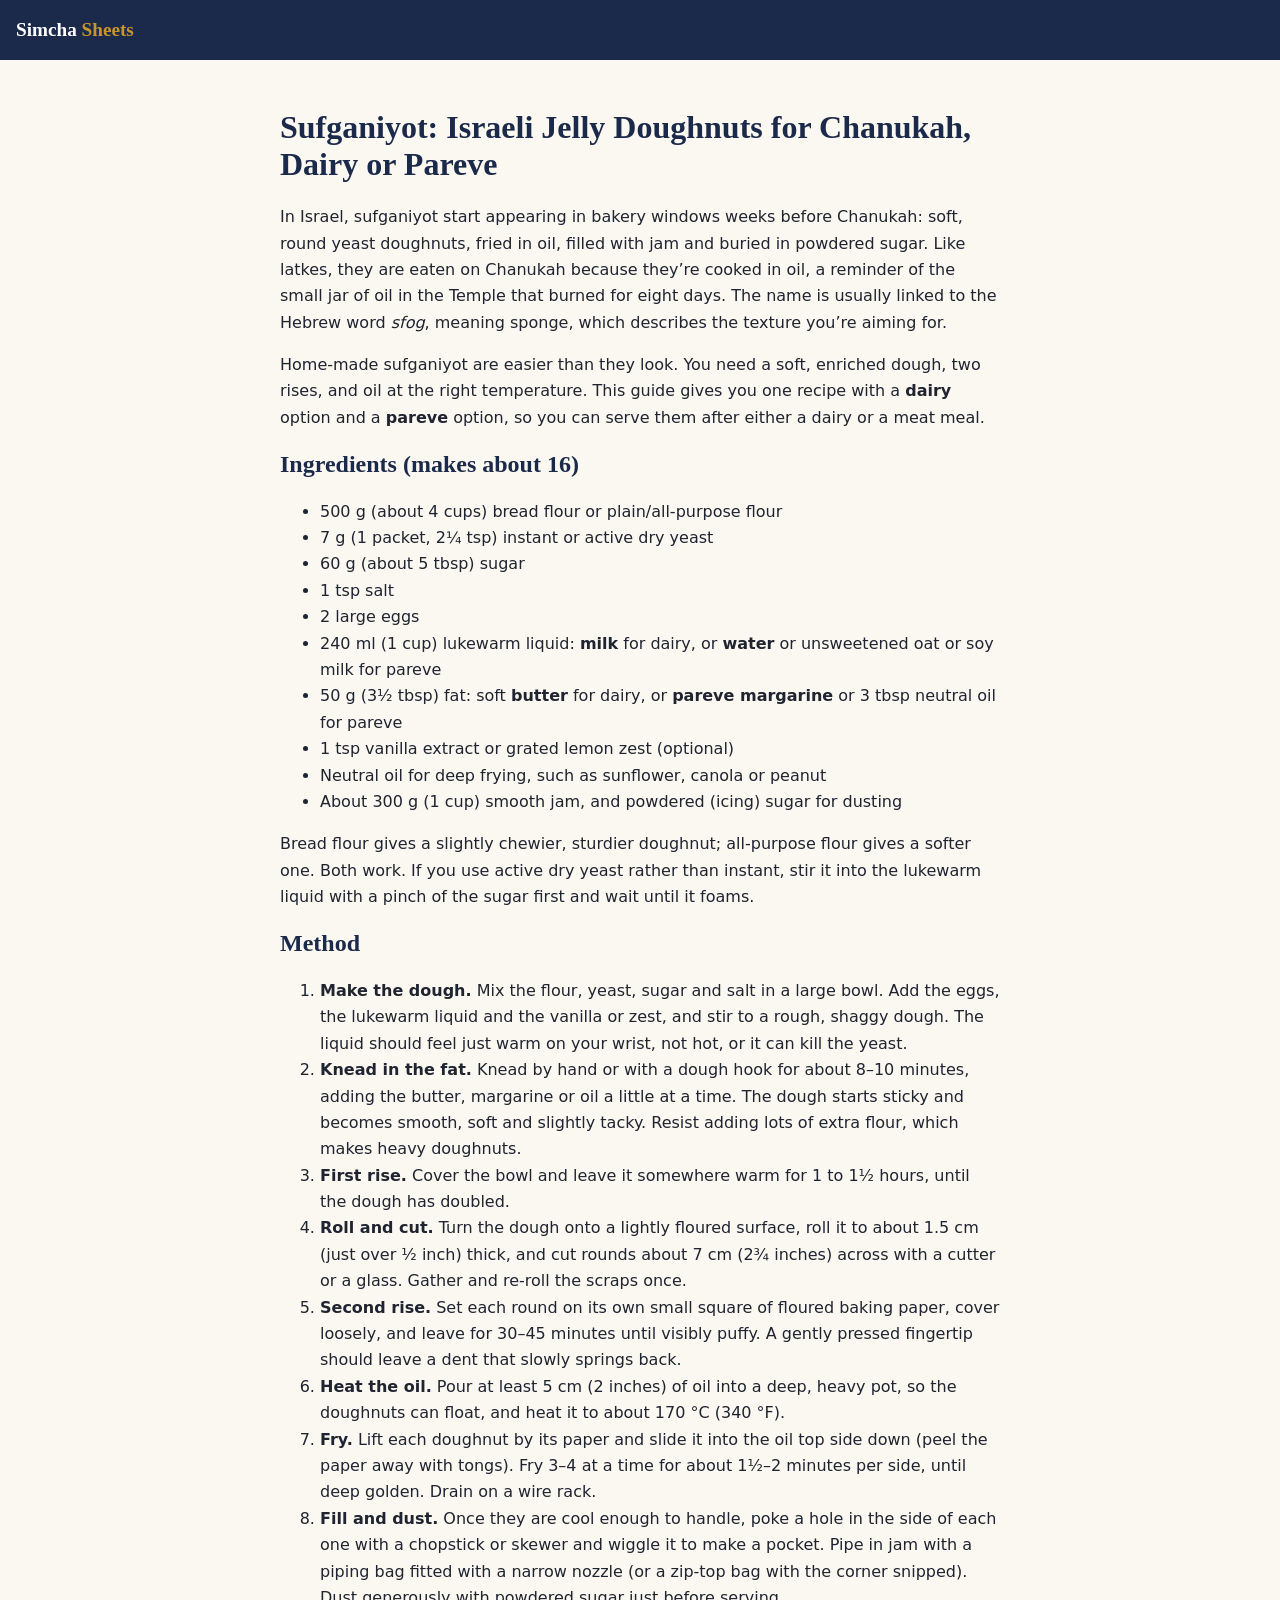
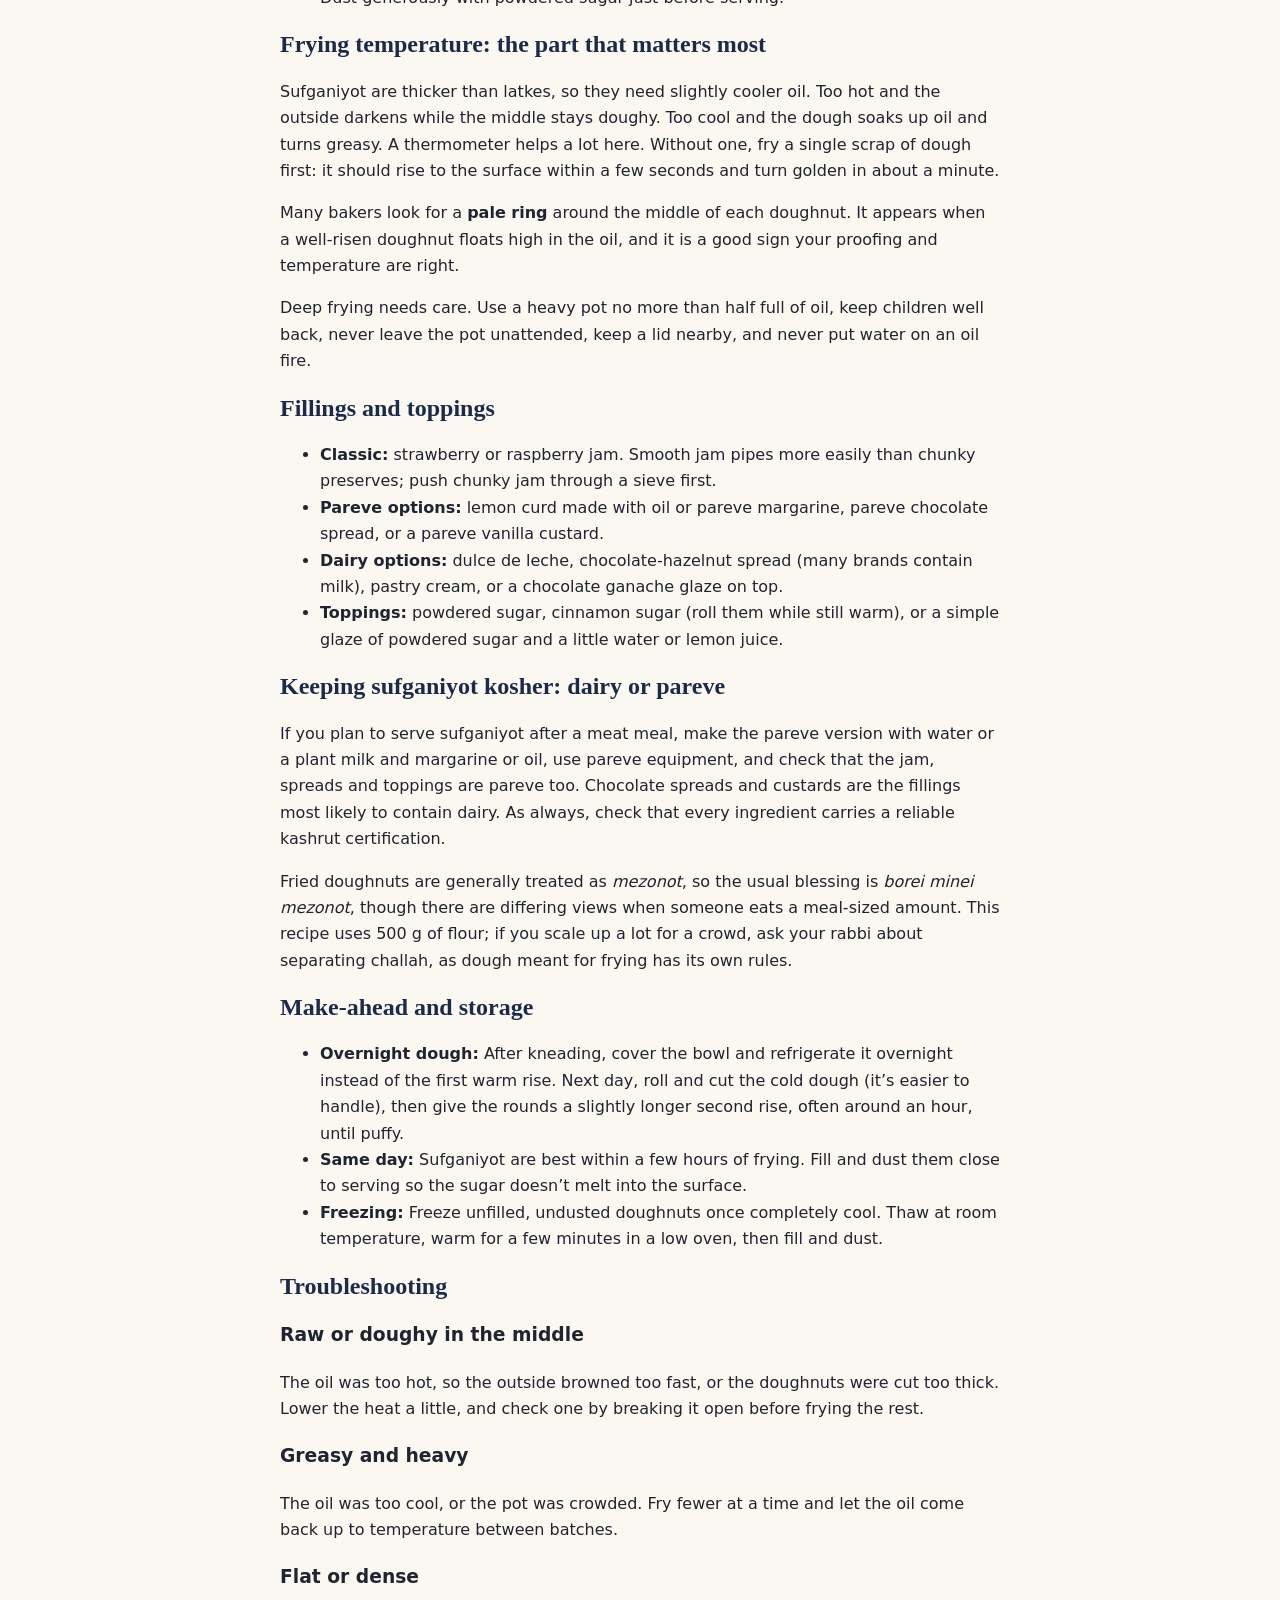
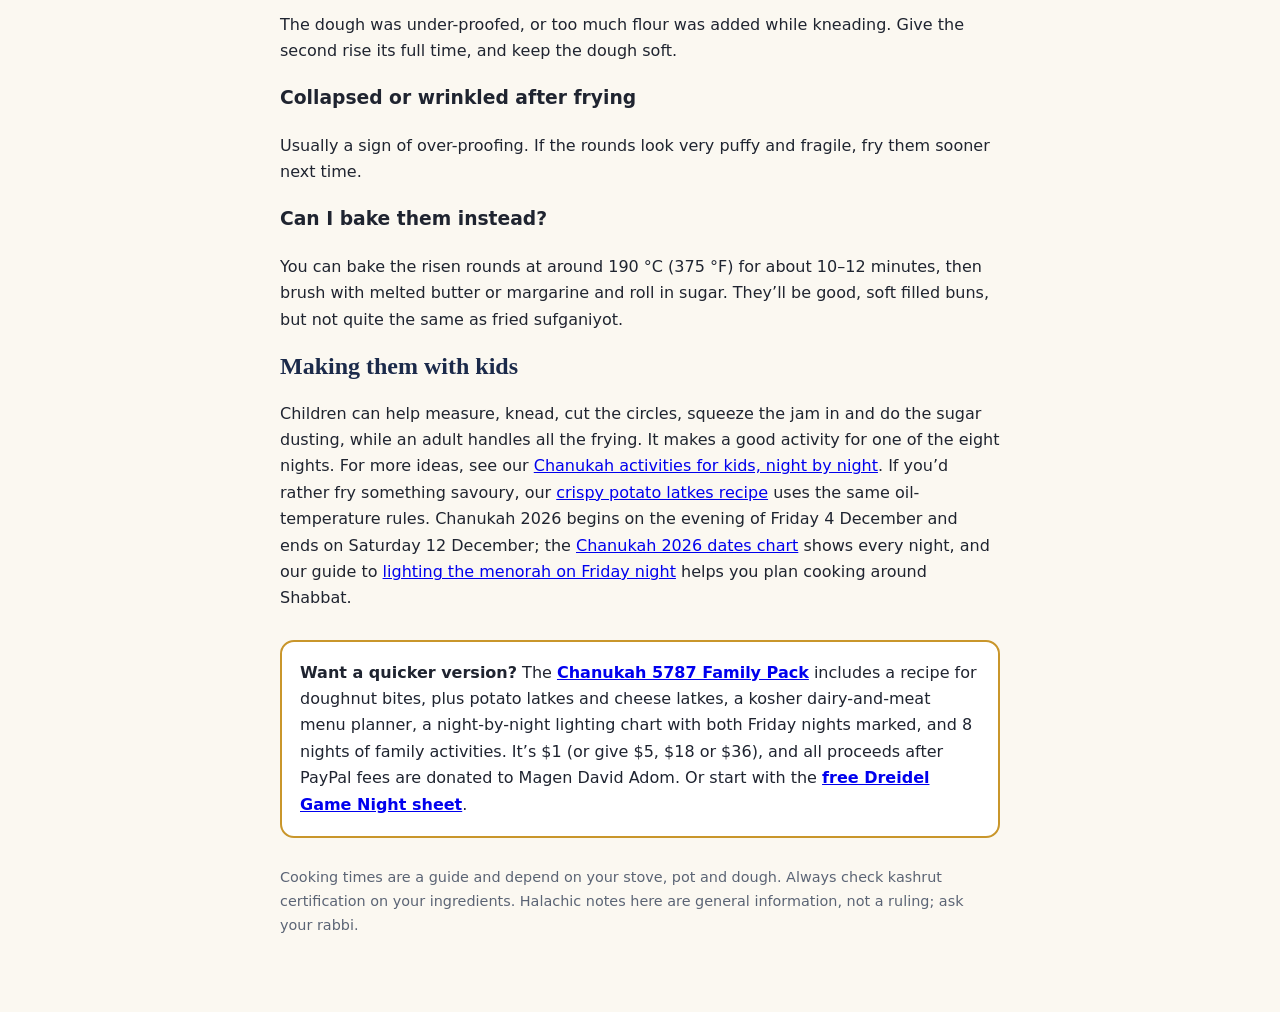
<file: blog/sufganiyot-jelly-doughnuts-recipe.html>
<!doctype html><html lang="en"><head><meta charset="utf-8"><meta name="viewport" content="width=device-width,initial-scale=1">
<title>Sufganiyot Recipe: Israeli Jelly Doughnuts for Chanukah (Dairy or Pareve)</title>
<meta name="description" content="How to make sufganiyot at home: a step-by-step Israeli jelly doughnut recipe with a dairy or pareve dough, frying temperature, filling tips, make-ahead plans and fixes.">
<link rel="stylesheet" href="blog.css">
<script type="application/ld+json">
[{"@context":"https://schema.org","@type":"Article","headline":"Sufganiyot: Israeli Jelly Doughnuts for Chanukah, Dairy or Pareve","description":"How to make sufganiyot at home: a step-by-step Israeli jelly doughnut recipe with a dairy or pareve dough, frying temperature, filling tips, make-ahead plans and fixes.","datePublished":"2026-11-18","dateModified":"2026-11-18","author":{"@type":"Organization","name":"Simcha Sheets","url":"https://simcha-sheets.netlify.app/"},"publisher":{"@type":"Organization","name":"Simcha Sheets","url":"https://simcha-sheets.netlify.app/"},"mainEntityOfPage":"https://simcha-sheets.netlify.app/blog/sufganiyot-jelly-doughnuts-recipe.html","inLanguage":"en"},
{"@context":"https://schema.org","@type":"Recipe","name":"Sufganiyot (Israeli Jelly Doughnuts)","description":"Soft, jam-filled yeast doughnuts fried in oil for Chanukah. Made with milk and butter for a dairy version, or water and oil for pareve.","author":{"@type":"Organization","name":"Simcha Sheets"},"datePublished":"2026-11-18","recipeYield":"About 16 doughnuts","prepTime":"PT30M","cookTime":"PT30M","totalTime":"PT3H","recipeCategory":"Dessert","recipeCuisine":"Israeli","keywords":"sufganiyot, jelly doughnuts, Chanukah, Hanukkah, pareve doughnuts, Israeli doughnuts","recipeIngredient":["500 g (about 4 cups) bread flour or plain/all-purpose flour","7 g (1 packet, 2¼ tsp) instant or active dry yeast","60 g (about 5 tbsp) sugar","1 tsp salt","2 large eggs","240 ml (1 cup) lukewarm milk, or water or unsweetened oat or soy milk for pareve","50 g (3½ tbsp) soft butter, or pareve margarine or 3 tbsp neutral oil","1 tsp vanilla extract or grated lemon zest (optional)","Neutral oil for deep frying","About 300 g (1 cup) smooth jam for filling","Powdered (icing) sugar for dusting"],"recipeInstructions":[{"@type":"HowToStep","text":"Mix the flour, yeast, sugar and salt. Add the eggs, lukewarm milk or water and vanilla, and mix to a shaggy dough."},{"@type":"HowToStep","text":"Knead for about 8–10 minutes, adding the soft butter, margarine or oil a little at a time, until the dough is smooth, soft and slightly tacky."},{"@type":"HowToStep","text":"Cover and leave somewhere warm for 1 to 1½ hours, until doubled in size."},{"@type":"HowToStep","text":"Roll out on a floured surface to about 1.5 cm (just over ½ inch) thick and cut rounds about 7 cm (2¾ inches) across. Re-roll the scraps once."},{"@type":"HowToStep","text":"Place the rounds on squares of floured baking paper, cover loosely and let them rise again for 30–45 minutes, until puffy."},{"@type":"HowToStep","text":"Heat at least 5 cm (2 inches) of oil in a deep, heavy pot to about 170 °C (340 °F)."},{"@type":"HowToStep","text":"Lower in 3–4 doughnuts at a time, top side down, and fry for about 1½–2 minutes per side until deep golden. Drain on a rack."},{"@type":"HowToStep","text":"When slightly cooled, poke a hole in the side of each doughnut, pipe in jam, and dust with powdered sugar."}]}]
</script></head><body>
<header><a href="../">Simcha <span>Sheets</span></a></header><main>
<h1>Sufganiyot: Israeli Jelly Doughnuts for Chanukah, Dairy or Pareve</h1>
<p>In Israel, sufganiyot start appearing in bakery windows weeks before Chanukah: soft, round yeast doughnuts, fried in oil, filled with jam and buried in powdered sugar. Like latkes, they are eaten on Chanukah because they’re cooked in oil, a reminder of the small jar of oil in the Temple that burned for eight days. The name is usually linked to the Hebrew word <i>sfog</i>, meaning sponge, which describes the texture you’re aiming for.</p>
<p>Home-made sufganiyot are easier than they look. You need a soft, enriched dough, two rises, and oil at the right temperature. This guide gives you one recipe with a <b>dairy</b> option and a <b>pareve</b> option, so you can serve them after either a dairy or a meat meal.</p>

<h2>Ingredients (makes about 16)</h2>
<ul>
<li>500 g (about 4 cups) bread flour or plain/all-purpose flour</li>
<li>7 g (1 packet, 2¼ tsp) instant or active dry yeast</li>
<li>60 g (about 5 tbsp) sugar</li>
<li>1 tsp salt</li>
<li>2 large eggs</li>
<li>240 ml (1 cup) lukewarm liquid: <b>milk</b> for dairy, or <b>water</b> or unsweetened oat or soy milk for pareve</li>
<li>50 g (3½ tbsp) fat: soft <b>butter</b> for dairy, or <b>pareve margarine</b> or 3 tbsp neutral oil for pareve</li>
<li>1 tsp vanilla extract or grated lemon zest (optional)</li>
<li>Neutral oil for deep frying, such as sunflower, canola or peanut</li>
<li>About 300 g (1 cup) smooth jam, and powdered (icing) sugar for dusting</li>
</ul>
<p>Bread flour gives a slightly chewier, sturdier doughnut; all-purpose flour gives a softer one. Both work. If you use active dry yeast rather than instant, stir it into the lukewarm liquid with a pinch of the sugar first and wait until it foams.</p>

<h2>Method</h2>
<ol>
<li><b>Make the dough.</b> Mix the flour, yeast, sugar and salt in a large bowl. Add the eggs, the lukewarm liquid and the vanilla or zest, and stir to a rough, shaggy dough. The liquid should feel just warm on your wrist, not hot, or it can kill the yeast.</li>
<li><b>Knead in the fat.</b> Knead by hand or with a dough hook for about 8–10 minutes, adding the butter, margarine or oil a little at a time. The dough starts sticky and becomes smooth, soft and slightly tacky. Resist adding lots of extra flour, which makes heavy doughnuts.</li>
<li><b>First rise.</b> Cover the bowl and leave it somewhere warm for 1 to 1½ hours, until the dough has doubled.</li>
<li><b>Roll and cut.</b> Turn the dough onto a lightly floured surface, roll it to about 1.5 cm (just over ½ inch) thick, and cut rounds about 7 cm (2¾ inches) across with a cutter or a glass. Gather and re-roll the scraps once.</li>
<li><b>Second rise.</b> Set each round on its own small square of floured baking paper, cover loosely, and leave for 30–45 minutes until visibly puffy. A gently pressed fingertip should leave a dent that slowly springs back.</li>
<li><b>Heat the oil.</b> Pour at least 5 cm (2 inches) of oil into a deep, heavy pot, so the doughnuts can float, and heat it to about 170 °C (340 °F).</li>
<li><b>Fry.</b> Lift each doughnut by its paper and slide it into the oil top side down (peel the paper away with tongs). Fry 3–4 at a time for about 1½–2 minutes per side, until deep golden. Drain on a wire rack.</li>
<li><b>Fill and dust.</b> Once they are cool enough to handle, poke a hole in the side of each one with a chopstick or skewer and wiggle it to make a pocket. Pipe in jam with a piping bag fitted with a narrow nozzle (or a zip-top bag with the corner snipped). Dust generously with powdered sugar just before serving.</li>
</ol>

<h2>Frying temperature: the part that matters most</h2>
<p>Sufganiyot are thicker than latkes, so they need slightly cooler oil. Too hot and the outside darkens while the middle stays doughy. Too cool and the dough soaks up oil and turns greasy. A thermometer helps a lot here. Without one, fry a single scrap of dough first: it should rise to the surface within a few seconds and turn golden in about a minute.</p>
<p>Many bakers look for a <b>pale ring</b> around the middle of each doughnut. It appears when a well-risen doughnut floats high in the oil, and it is a good sign your proofing and temperature are right.</p>
<p>Deep frying needs care. Use a heavy pot no more than half full of oil, keep children well back, never leave the pot unattended, keep a lid nearby, and never put water on an oil fire.</p>

<h2>Fillings and toppings</h2>
<ul>
<li><b>Classic:</b> strawberry or raspberry jam. Smooth jam pipes more easily than chunky preserves; push chunky jam through a sieve first.</li>
<li><b>Pareve options:</b> lemon curd made with oil or pareve margarine, pareve chocolate spread, or a pareve vanilla custard.</li>
<li><b>Dairy options:</b> dulce de leche, chocolate-hazelnut spread (many brands contain milk), pastry cream, or a chocolate ganache glaze on top.</li>
<li><b>Toppings:</b> powdered sugar, cinnamon sugar (roll them while still warm), or a simple glaze of powdered sugar and a little water or lemon juice.</li>
</ul>

<h2>Keeping sufganiyot kosher: dairy or pareve</h2>
<p>If you plan to serve sufganiyot after a meat meal, make the pareve version with water or a plant milk and margarine or oil, use pareve equipment, and check that the jam, spreads and toppings are pareve too. Chocolate spreads and custards are the fillings most likely to contain dairy. As always, check that every ingredient carries a reliable kashrut certification.</p>
<p>Fried doughnuts are generally treated as <i>mezonot</i>, so the usual blessing is <i>borei minei mezonot</i>, though there are differing views when someone eats a meal-sized amount. This recipe uses 500 g of flour; if you scale up a lot for a crowd, ask your rabbi about separating challah, as dough meant for frying has its own rules.</p>

<h2>Make-ahead and storage</h2>
<ul>
<li><b>Overnight dough:</b> After kneading, cover the bowl and refrigerate it overnight instead of the first warm rise. Next day, roll and cut the cold dough (it’s easier to handle), then give the rounds a slightly longer second rise, often around an hour, until puffy.</li>
<li><b>Same day:</b> Sufganiyot are best within a few hours of frying. Fill and dust them close to serving so the sugar doesn’t melt into the surface.</li>
<li><b>Freezing:</b> Freeze unfilled, undusted doughnuts once completely cool. Thaw at room temperature, warm for a few minutes in a low oven, then fill and dust.</li>
</ul>

<h2>Troubleshooting</h2>
<h3>Raw or doughy in the middle</h3>
<p>The oil was too hot, so the outside browned too fast, or the doughnuts were cut too thick. Lower the heat a little, and check one by breaking it open before frying the rest.</p>
<h3>Greasy and heavy</h3>
<p>The oil was too cool, or the pot was crowded. Fry fewer at a time and let the oil come back up to temperature between batches.</p>
<h3>Flat or dense</h3>
<p>The dough was under-proofed, or too much flour was added while kneading. Give the second rise its full time, and keep the dough soft.</p>
<h3>Collapsed or wrinkled after frying</h3>
<p>Usually a sign of over-proofing. If the rounds look very puffy and fragile, fry them sooner next time.</p>
<h3>Can I bake them instead?</h3>
<p>You can bake the risen rounds at around 190 °C (375 °F) for about 10–12 minutes, then brush with melted butter or margarine and roll in sugar. They’ll be good, soft filled buns, but not quite the same as fried sufganiyot.</p>

<h2>Making them with kids</h2>
<p>Children can help measure, knead, cut the circles, squeeze the jam in and do the sugar dusting, while an adult handles all the frying. It makes a good activity for one of the eight nights. For more ideas, see our <a href="chanukah-activities-for-kids-2026.html">Chanukah activities for kids, night by night</a>. If you’d rather fry something savoury, our <a href="crispy-potato-latkes-recipe.html">crispy potato latkes recipe</a> uses the same oil-temperature rules. Chanukah 2026 begins on the evening of Friday 4 December and ends on Saturday 12 December; the <a href="chanukah-2026-dates-candle-lighting.html">Chanukah 2026 dates chart</a> shows every night, and our guide to <a href="lighting-menorah-friday-night-shabbat-chanukah.html">lighting the menorah on Friday night</a> helps you plan cooking around Shabbat.</p>

<div class="cta"><b>Want a quicker version?</b> The <a href="../">Chanukah 5787 Family Pack</a> includes a recipe for doughnut bites, plus potato latkes and cheese latkes, a kosher dairy-and-meat menu planner, a night-by-night lighting chart with both Friday nights marked, and 8 nights of family activities. It’s $1 (or give $5, $18 or $36), and all proceeds after PayPal fees are donated to Magen David Adom. Or start with the <a href="../free/Dreidel-Game-Night-Free.pdf">free Dreidel Game Night sheet</a>.</div>
<p style="color:#5b6475;font-size:.9rem">Cooking times are a guide and depend on your stove, pot and dough. Always check kashrut certification on your ingredients. Halachic notes here are general information, not a ruling; ask your rabbi.</p>
</main></body></html>
</file>
<file: blog/blog.css>
body{margin:0;font-family:Inter,system-ui,sans-serif;background:#fbf8f1;color:#1f2430;line-height:1.65}
header{background:#1b2a4a;padding:14px 16px}header a{color:#fff;font-family:Georgia,serif;font-weight:800;text-decoration:none;font-size:1.2rem}header a span{color:#c9962b}
main{max-width:720px;margin:0 auto;padding:28px 16px 60px}h1,h2{font-family:Georgia,serif;color:#1b2a4a;line-height:1.15}
table{width:100%;border-collapse:collapse;background:#fff}td,th{border:1px solid #e3dccb;padding:8px;text-align:left}th{background:#1b2a4a;color:#fff}
.cta{background:#fff;border:2px solid #c9962b;border-radius:14px;padding:18px;margin:28px 0}.cta a{font-weight:700}
</file>
